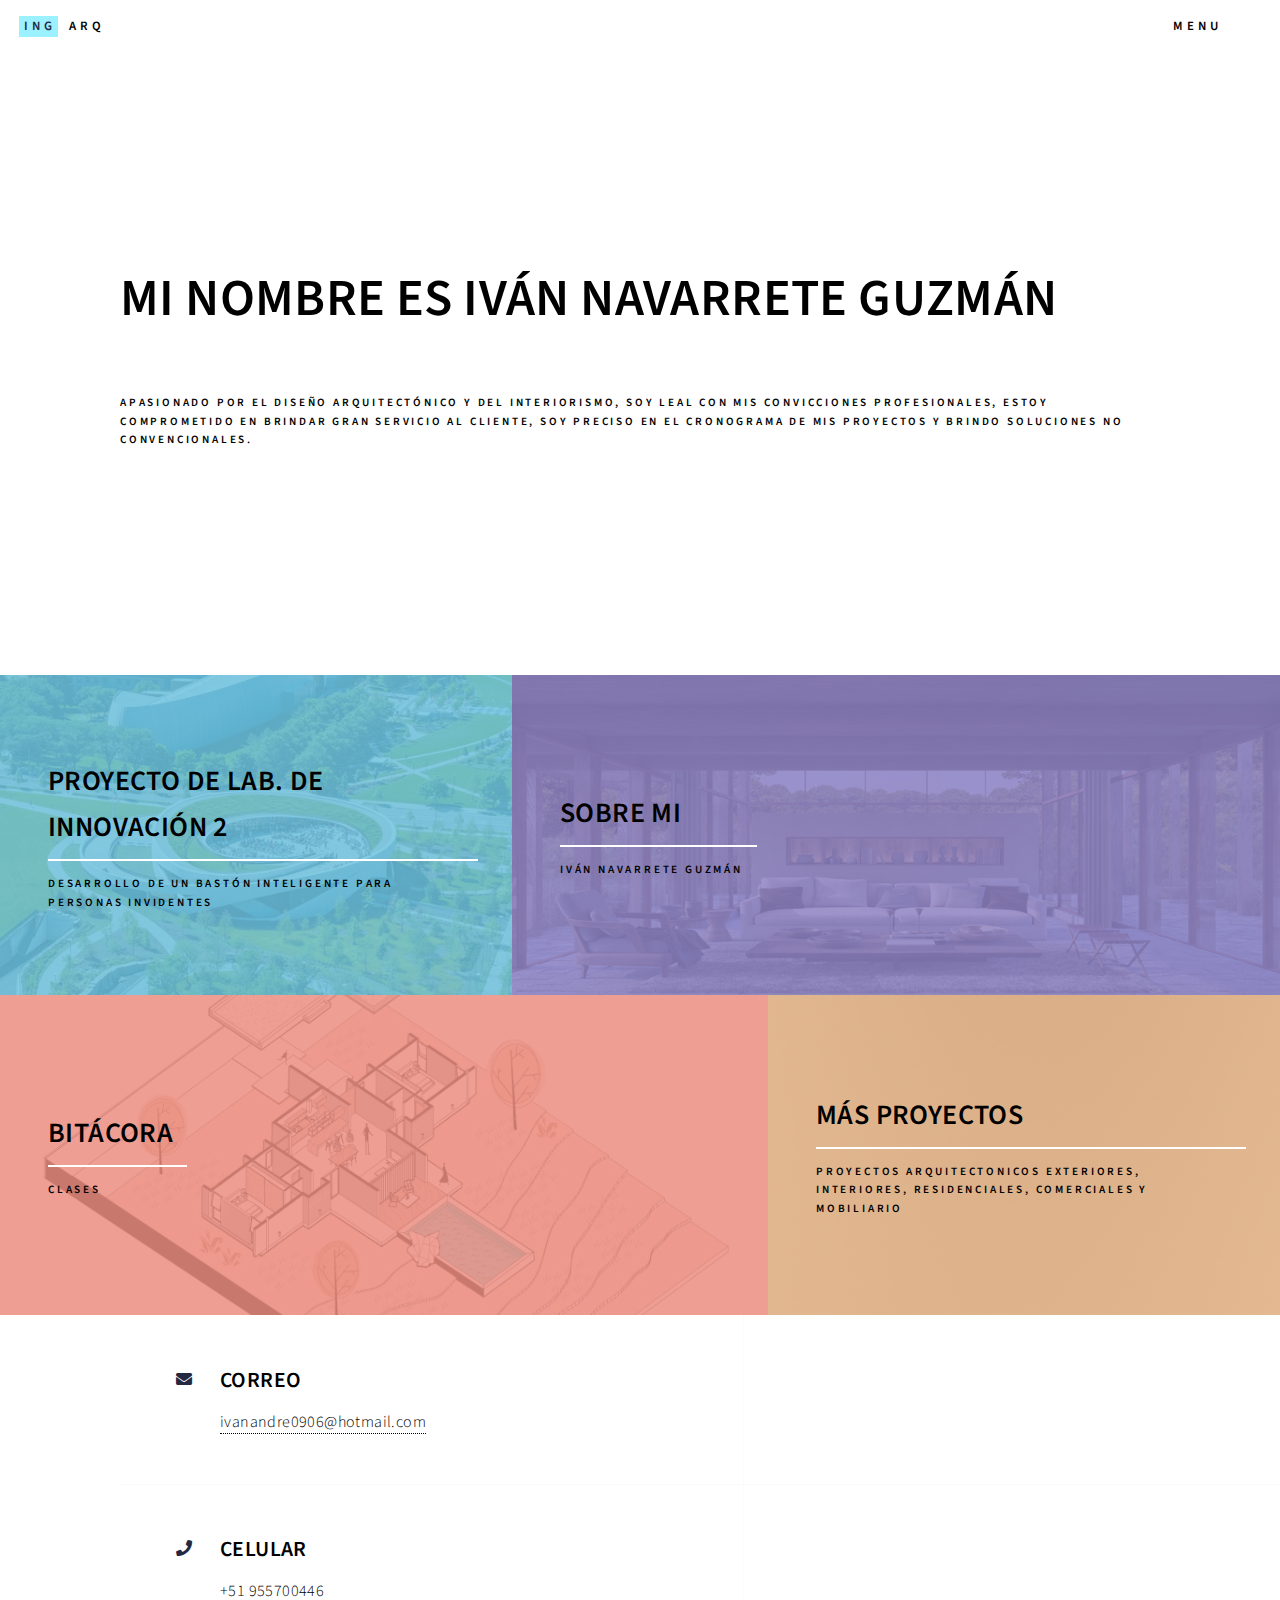
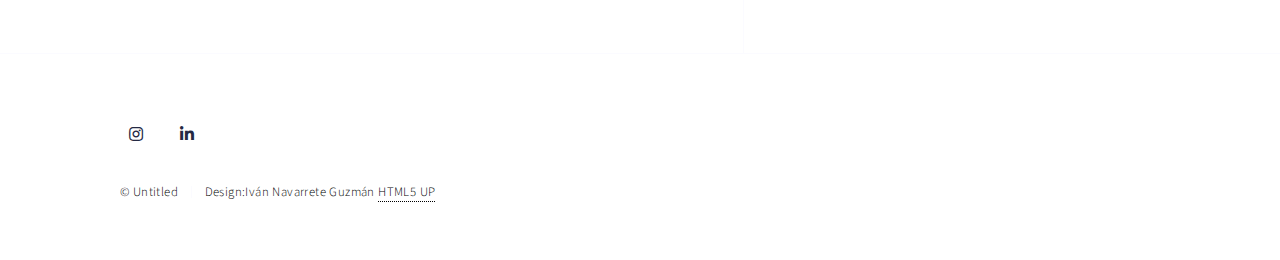
<file: template5/index.html>
<!DOCTYPE HTML>
<!--
	Forty by HTML5 UP
	html5up.net | @ajlkn
	Free for personal and commercial use under the CCA 3.0 license (html5up.net/license)
-->
<html>
	<head>
		<title>INICIO - IVÁN NAVARRETE</title>
		<meta charset="utf-8" />
		<meta name="viewport" content="width=device-width, initial-scale=1, user-scalable=no" />
		<link rel="stylesheet" href="assets/css/main.css" />
		<noscript><link rel="stylesheet" href="assets/css/noscript.css" /></noscript>
	</head>
	<body class="is-preload">

		<!-- Wrapper -->
			<div id="wrapper">

				<!-- Header -->
					<header id="header" class="alt">
						<a href="index.html" class="logo"><strong>ING</strong> <span>ARQ</span></a>
						<nav>
							<a href="#menu">Menu</a>
						</nav>
					</header>

				<!-- Menu -->
					<nav id="menu">
						<ul class="links">
							<li><a href="index.html">INICIO</a></li>
							<li><a href="landing.html">PROYECTO</a></li>
							<li><a href="generic.html">SOBRE MI</a></li>
							<li><a href="bitacoralanding.html">BITÁCORA</a></li>
							<li><a href="elements.html">Elements</a></li>
						</ul>
						
					</nav>

				<!-- Banner -->
					<section id="banner" class="major">
						<div class="inner">
							<header class="major">
								<h1>MI NOMBRE ES IVÁN NAVARRETE GUZMÁN</h1>
							</header>
							<div class="content">
								<p>apasionado por el diseño arquitectónico y del interiorismo, soy leal con mis convicciones profesionales, estoy comprometido en brindar gran servicio al cliente, soy preciso en el cronograma de mis proyectos y brindo soluciones no convencionales.</p>
								
							</div>
						</div>
					</section>

				<!-- Main -->
					<div id="main">

						<!-- One -->
							<section id="one" class="tiles">
								<article>
									<span class="image">
										<img src="images/arquitecturaexteriores.jpg" alt="" />
									</span>
									<header class="major">
										<h3><a href="landing.html" class="link">PROYECTO DE LAB. DE INNOVACIÓN 2</a></h3>
										<p>DESARROLLO DE UN BASTÓN INTELIGENTE PARA PERSONAS INVIDENTES</p>
									</header>
								</article>
								<article>
									<span class="image">
										<img src="images/arquitecturainteriores.jpg" alt="" />
									</span>
									<header class="major">
										<h3><a href="generic.html" class="link">SOBRE MI</a></h3>
										<p>Iván Navarrete Guzmán</p>
									</header>
								</article>
								<article>
									<span class="image">
										<img src="images/arquitecturaplanos.jpg" alt="" />
									</span>
									<header class="major">
										<h3><a href="bitacoralanding.html" class="link">BITÁCORA</a></h3>
										<p>CLASES</p>
									</header>
								</article>
								<article>
									<span class="image">
										<img src="images/pic04.jpg" alt="" />
									</span>
									<header class="major">
										<h3><a href="landing.html" class="link">MÁS PROYECTOS</a></h3>
										<p>PROYECTOS ARQUITECTONICOS EXTERIORES, INTERIORES, RESIDENCIALES, COMERCIALES Y MOBILIARIO</p>
									</header>
								</article>
								
								
							</section>

						<!-- Two -->
							
					</div>

				<!-- Contact -->
					<section id="contact">
						<div class="inner">
							
							<section class="split">
								<section>
									<div class="contact-method">
										<span class="icon solid alt fa-envelope"></span>
										<h3>CORREO</h3>
										<a href="https://outlook.live.com/mail/0/">ivanandre0906@hotmail.com</a>
									</div>
								</section>
								<section>
									<div class="contact-method">
										<span class="icon solid alt fa-phone"></span>
										<h3>CELULAR</h3>
										<span>+51 955700446</span>
									</div>
								</section>
								
							</section>
						</div>
					</section>

				<!-- Footer -->
					<footer id="footer">
						<div class="inner">
							<ul class="icons">
								
								
								<li><a href="https://www.instagram.com/ivanandre.09/" class="icon brands alt fa-instagram"><span class="label">Instagram</span></a></li>
				
								<li><a href="https://www.linkedin.com/in/ivannavarreteguzman/" class="icon brands alt fa-linkedin-in"><span class="label">LinkedIn</span></a></li>
							</ul>
							<ul class="copyright">
								<li>&copy; Untitled</li><li>Design:Iván Navarrete Guzmán <a href="https://html5up.net">HTML5 UP</a></li>
							</ul>
						</div>
					</footer>

			</div>

		<!-- Scripts -->
			<script src="assets/js/jquery.min.js"></script>
			<script src="assets/js/jquery.scrolly.min.js"></script>
			<script src="assets/js/jquery.scrollex.min.js"></script>
			<script src="assets/js/browser.min.js"></script>
			<script src="assets/js/breakpoints.min.js"></script>
			<script src="assets/js/util.js"></script>
			<script src="assets/js/main.js"></script>

	</body>
</html>
</file>
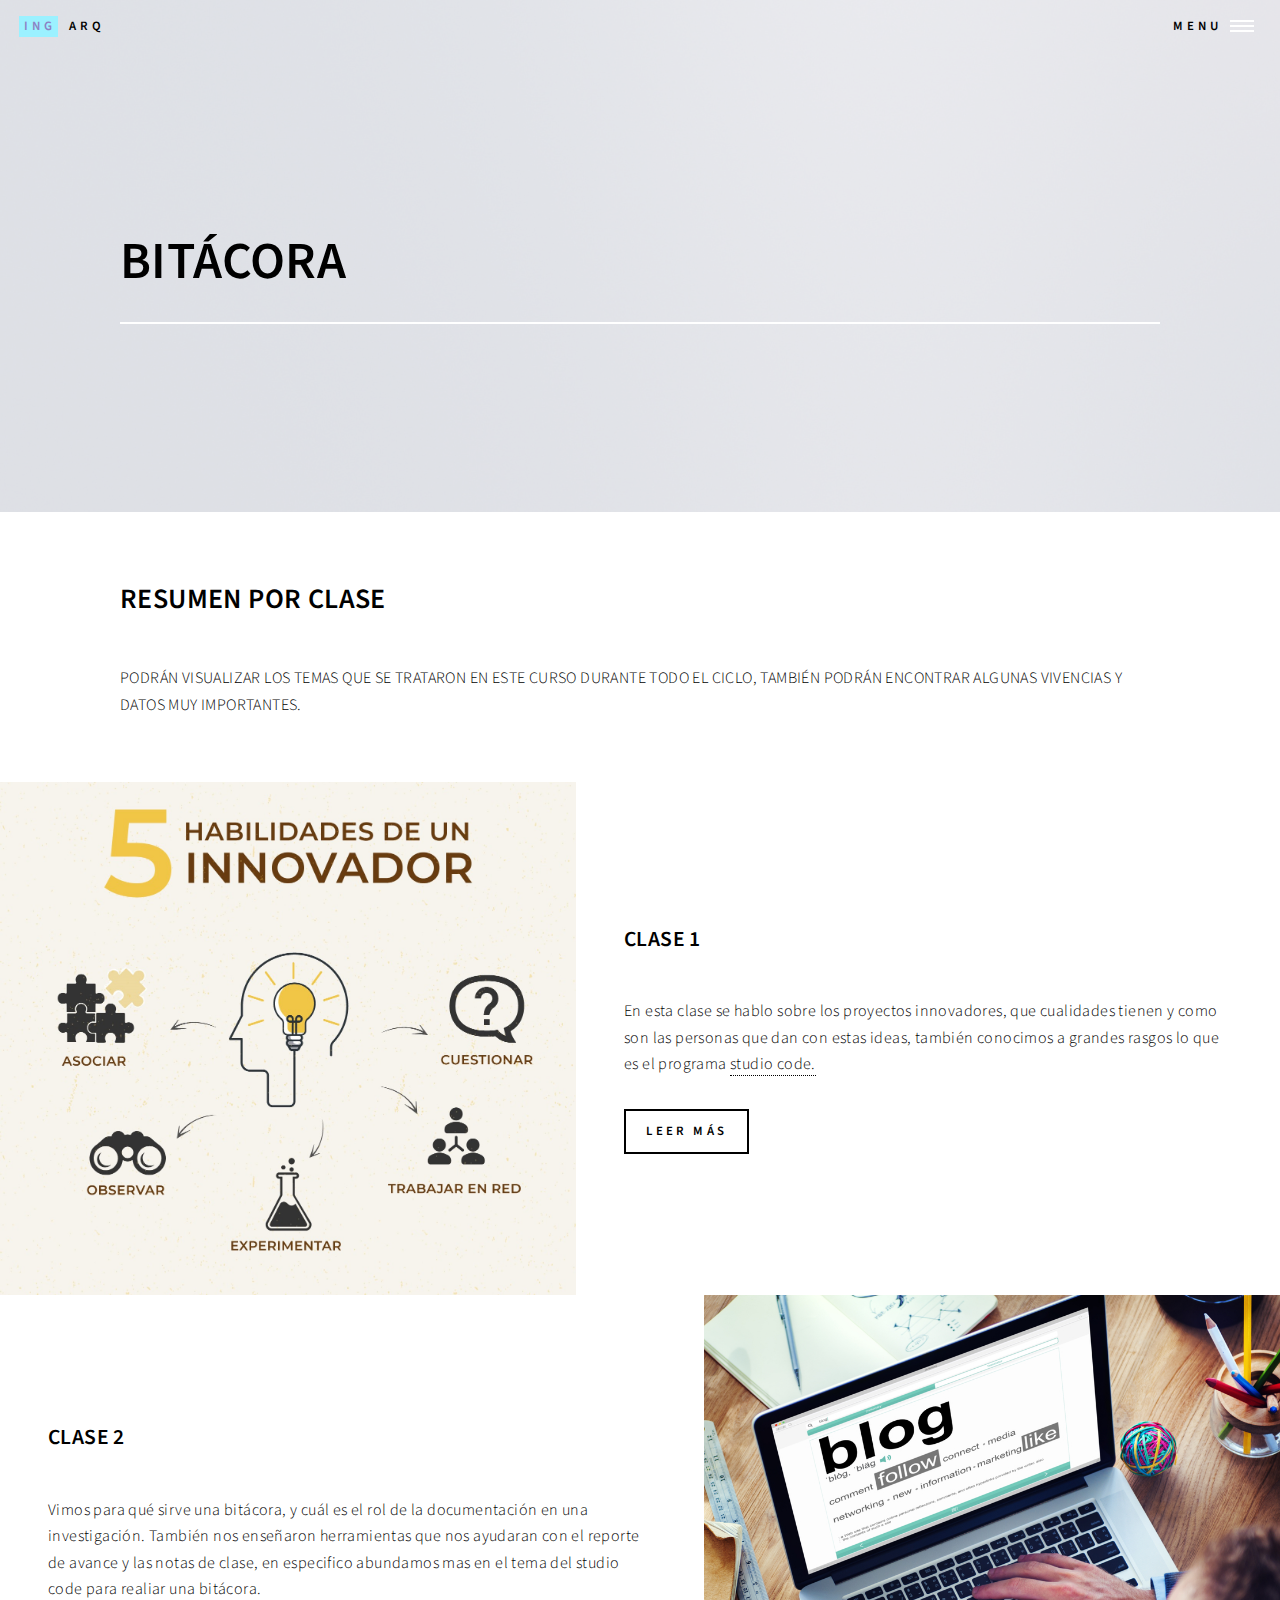
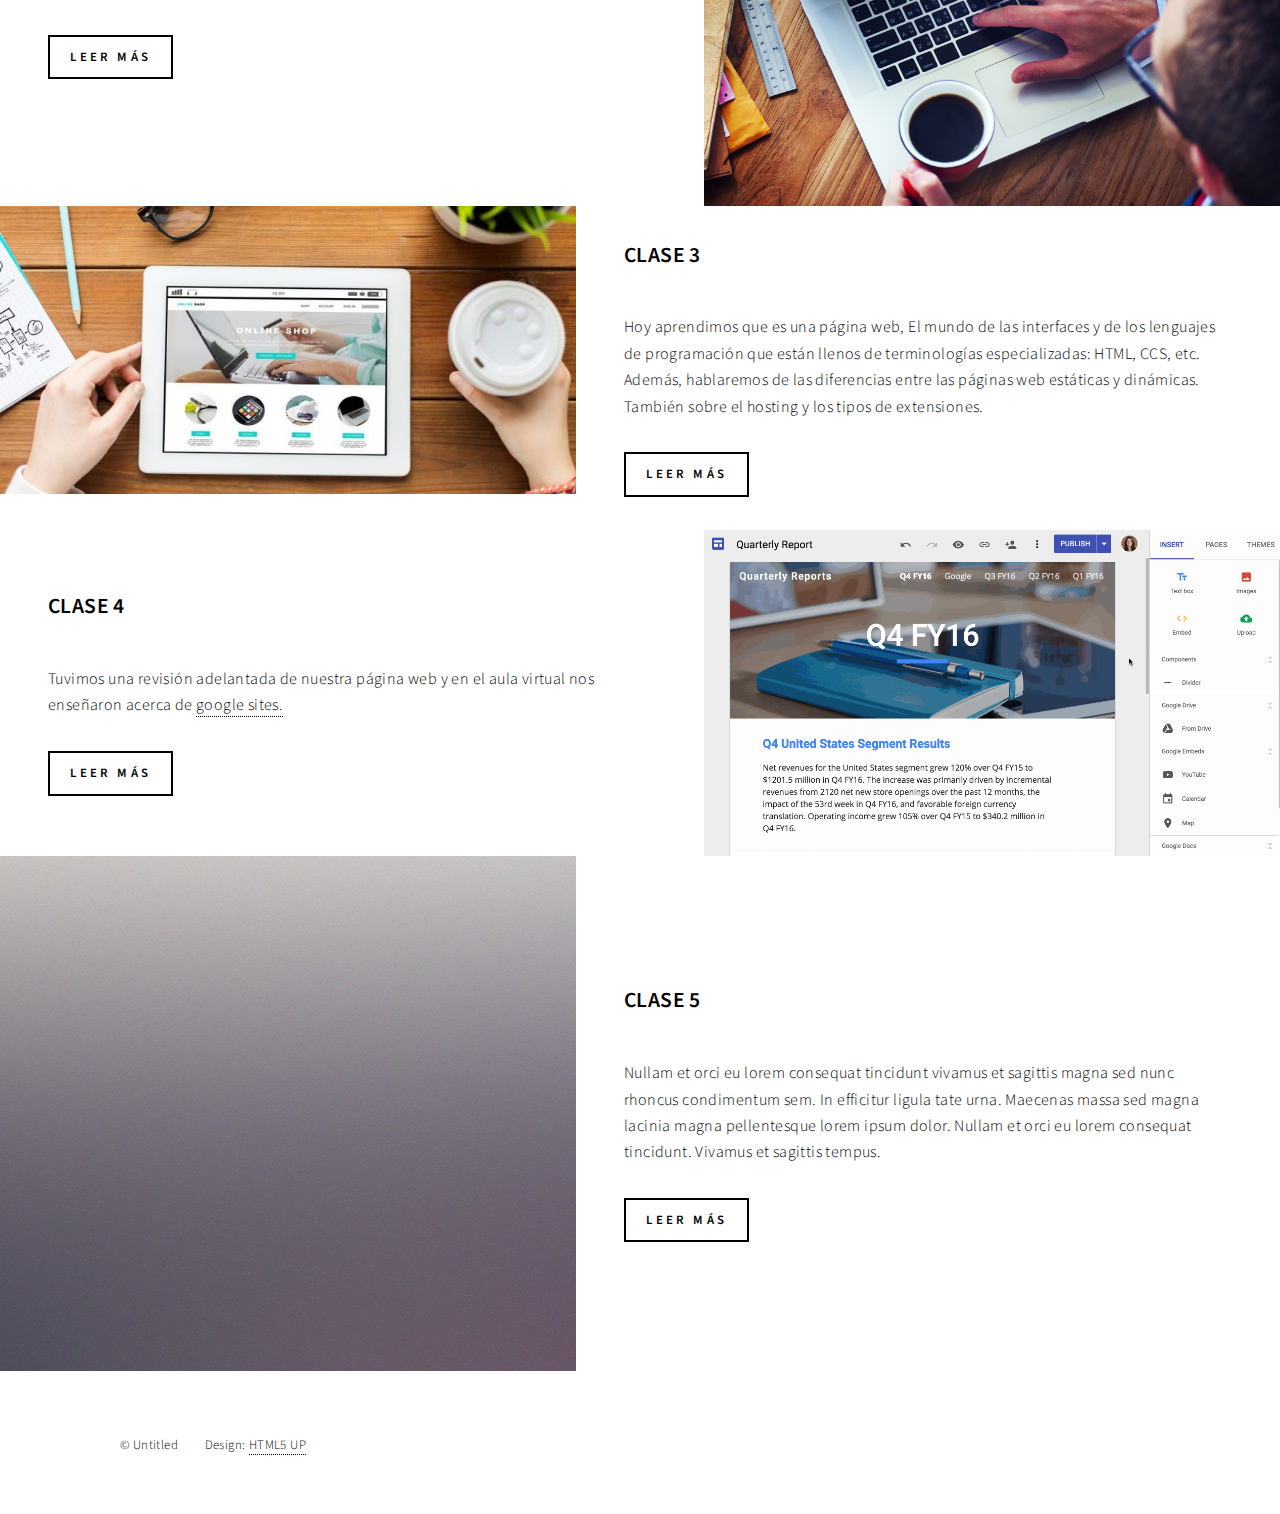
<file: template5/bitacoralanding.html>
<!DOCTYPE HTML>
<!--
	Forty by HTML5 UP
	html5up.net | @ajlkn
	Free for personal and commercial use under the CCA 3.0 license (html5up.net/license)
-->
<html>
	<head>
		<title>BITÁCORA - IVÁN NAVARRETE</title>
		<meta charset="utf-8" />
		<meta name="viewport" content="width=device-width, initial-scale=1, user-scalable=no" />
		<link rel="stylesheet" href="assets/css/main.css" />
		<noscript><link rel="stylesheet" href="assets/css/noscript.css" /></noscript>
	</head>
	<body class="is-preload">

		<!-- Wrapper -->
			<div id="wrapper">

				<!-- Header -->
				<!-- Note: The "styleN" class below should match that of the banner element. -->
					<header id="header" class="alt style2">
						<a href="index.html" class="logo"><strong>ING</strong> <span>ARQ</span></a>
						<nav>
							<a href="#menu">Menu</a>
						</nav>
					</header>

				<!-- Menu -->
				<nav id="menu">
					<ul class="links">
						<li><a href="index.html">INICIO</a></li>
						<li><a href="landing.html">PROYECTO</a></li>
						<li><a href="generic.html">SOBRE MI</a></li>
						<li><a href="bitacoralanding.html">BITÁCORA</a></li>
						<li><a href="elements.html">Elements</a></li>
					</ul>
					
				</nav>
				<!-- Banner -->
				<!-- Note: The "styleN" class below should match that of the header element. -->
					<section id="banner" class="style2">
						<div class="inner">
							<span class="image">
								<img src="images/pic07.jpg" alt="" />
							</span>
							<header class="major">
								<h1>BITÁCORA</h1>
							</header>
							
						</div>
					</section>

				<!-- Main -->
					<div id="main">

						<!-- One -->
							<section id="one">
								<div class="inner">
									<header class="major">
										<h2>RESUMEN POR CLASE</h2>
									</header>
									<p>PODRÁN VISUALIZAR LOS TEMAS QUE SE TRATARON EN ESTE CURSO DURANTE TODO EL CICLO, TAMBIÉN PODRÁN ENCONTRAR ALGUNAS VIVENCIAS Y DATOS MUY IMPORTANTES.</p>
								</div>
							</section>

						<!-- Two -->
							<section id="two" class="spotlights">
								<section>
									<a href="generic.html" class="image">
										<img src="images/clase111.jpg" alt="" data-position="center center" />
									</a>
									<div class="content">
										<div class="inner">
											<header class="major">
												<h3>CLASE 1</h3>
											</header>
											<p>En esta clase se hablo sobre los proyectos innovadores, que cualidades tienen y como son las personas que dan con estas ideas, también conocimos a grandes rasgos lo que es el programa <a href="https://code.visualstudio.com/Download/">studio code.</a></p>
											<ul class="actions">
												<li><a href="clase1.html" class="button">Leer más</a></li>
											</ul>
										</div>
									</div>
								</section>
								<section>
									<a href="generic.html" class="image">
										<img src="images/clase222.jpg" alt="" data-position="top center" />
									</a>
									<div class="content">
										<div class="inner">
											<header class="major">
												<h3>CLASE 2</h3>
											</header>
											<p>Vimos para qué sirve una bitácora, y cuál es el rol de la documentación en una investigación. También nos enseñaron herramientas que nos ayudaran con el reporte de avance y las notas de clase, en especifico abundamos mas en el tema del studio code para realiar una bitácora.</p>
											<ul class="actions">
												<li><a href="clase2.html" class="button">Leer más</a></li>
											</ul>
										</div>
									</div>
								</section>
								<section>
									<a href="generic.html" class="image">
										<img src="images/clase333.jpg" alt="" data-position="25% 25%" />
									</a>
									<div class="content">
										<div class="inner">
											<header class="major">
												<h3>CLASE 3</h3>
											</header>
											<p>Hoy aprendimos que es una página web, El mundo de las interfaces y de los lenguajes de programación que están llenos de terminologías especializadas: HTML, CCS, etc. Además, hablaremos de las diferencias entre las páginas web estáticas y dinámicas. También sobre el hosting y los tipos de extensiones.</p>
											<ul class="actions">
												<li><a href="clase3.html" class="button">Leer más</a></li>
											</ul>
										</div>
									</div>
								</section>	
								<section>
									<a href="generic.html" class="image">
										<img src="images/googlesites.gif" alt="" data-position="top center" />
									</a>
									<div class="content">
										<div class="inner">
											<header class="major">
												<h3>CLASE 4</h3>
											</header>
											<p>Tuvimos una revisión adelantada de nuestra página web y en el aula virtual nos enseñaron acerca de <a href="https://code.visualstudio.com/Download/">google sites.</a></p>
											<ul class="actions">
												<li><a href="clase4.html" class="button">Leer más</a></li>
											</ul>
										</div>
									</div>
								</section>
								<section>
									<a href="generic.html" class="image">
										<img src="images/pic10.jpg" alt="" data-position="25% 25%" />
									</a>
									<div class="content">
										<div class="inner">
											<header class="major">
												<h3>CLASE 5</h3>
											</header>
											<p>Nullam et orci eu lorem consequat tincidunt vivamus et sagittis magna sed nunc rhoncus condimentum sem. In efficitur ligula tate urna. Maecenas massa sed magna lacinia magna pellentesque lorem ipsum dolor. Nullam et orci eu lorem consequat tincidunt. Vivamus et sagittis tempus.</p>
											<ul class="actions">
												<li><a href="generic.html" class="button">Leer más</a></li>
											</ul>
										</div>
									</div>
								</section>	
							</section>

						<!-- Three -->
							

					</div>

				<!-- Contact -->
					

				<!-- Footer -->
					<footer id="footer">
						<div class="inner">
							
							<ul class="copyright">
								<li>&copy; Untitled</li><li>Design: <a href="https://html5up.net">HTML5 UP</a></li>
							</ul>
						</div>
					</footer>

			</div>

		<!-- Scripts -->
			<script src="assets/js/jquery.min.js"></script>
			<script src="assets/js/jquery.scrolly.min.js"></script>
			<script src="assets/js/jquery.scrollex.min.js"></script>
			<script src="assets/js/browser.min.js"></script>
			<script src="assets/js/breakpoints.min.js"></script>
			<script src="assets/js/util.js"></script>
			<script src="assets/js/main.js"></script>

	</body>
</html>
</file>
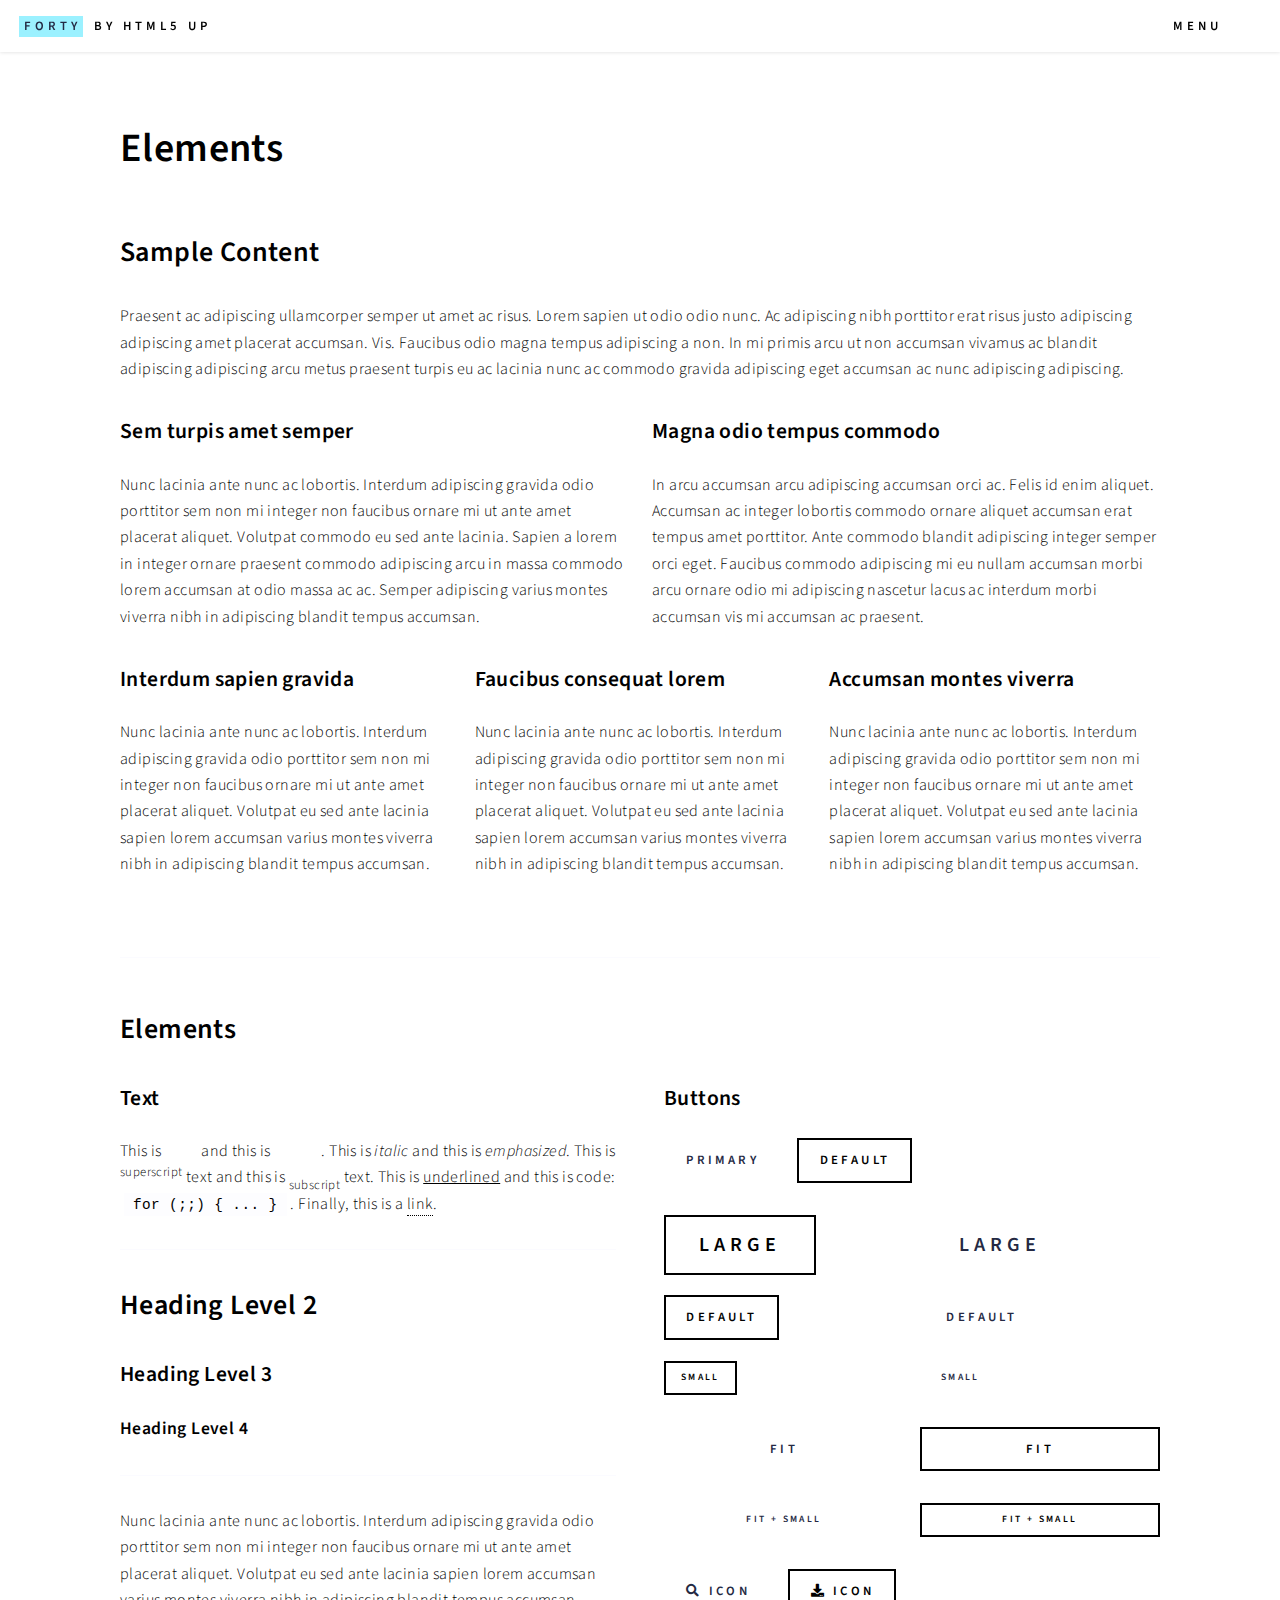
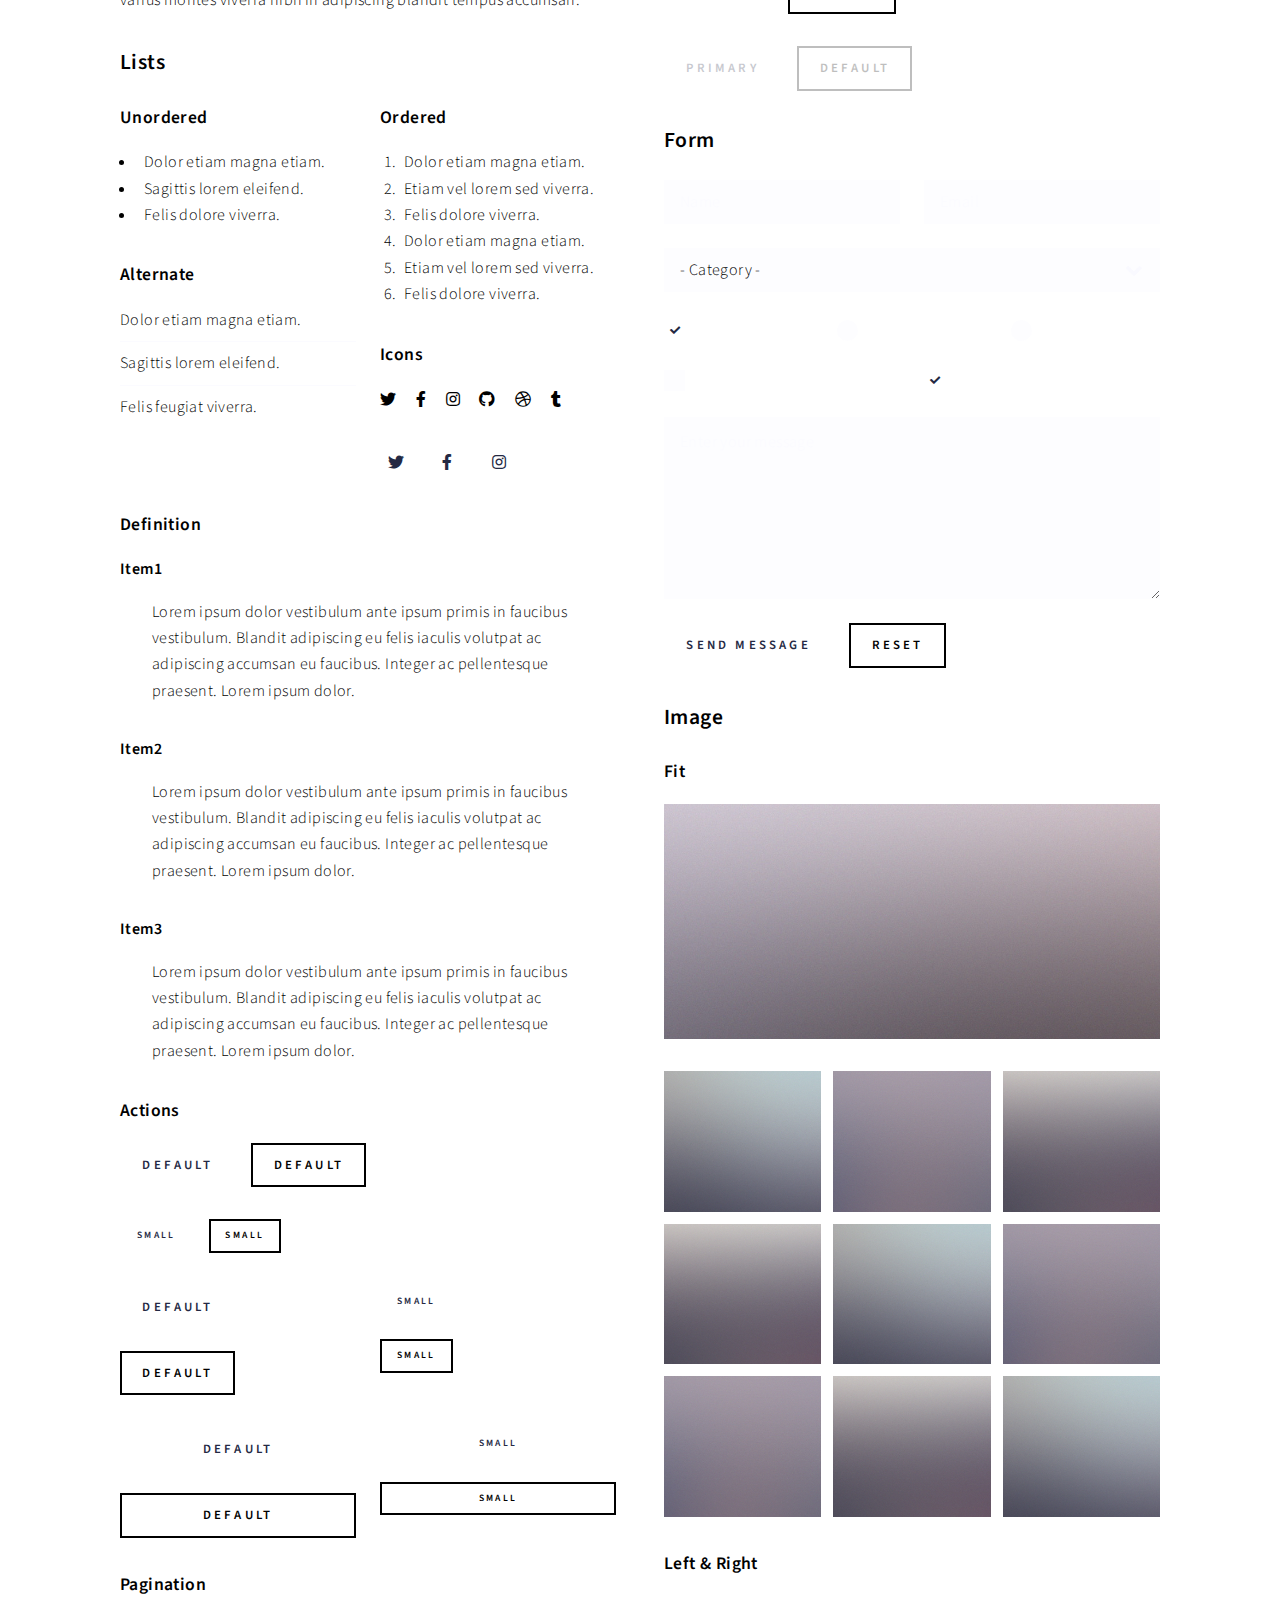
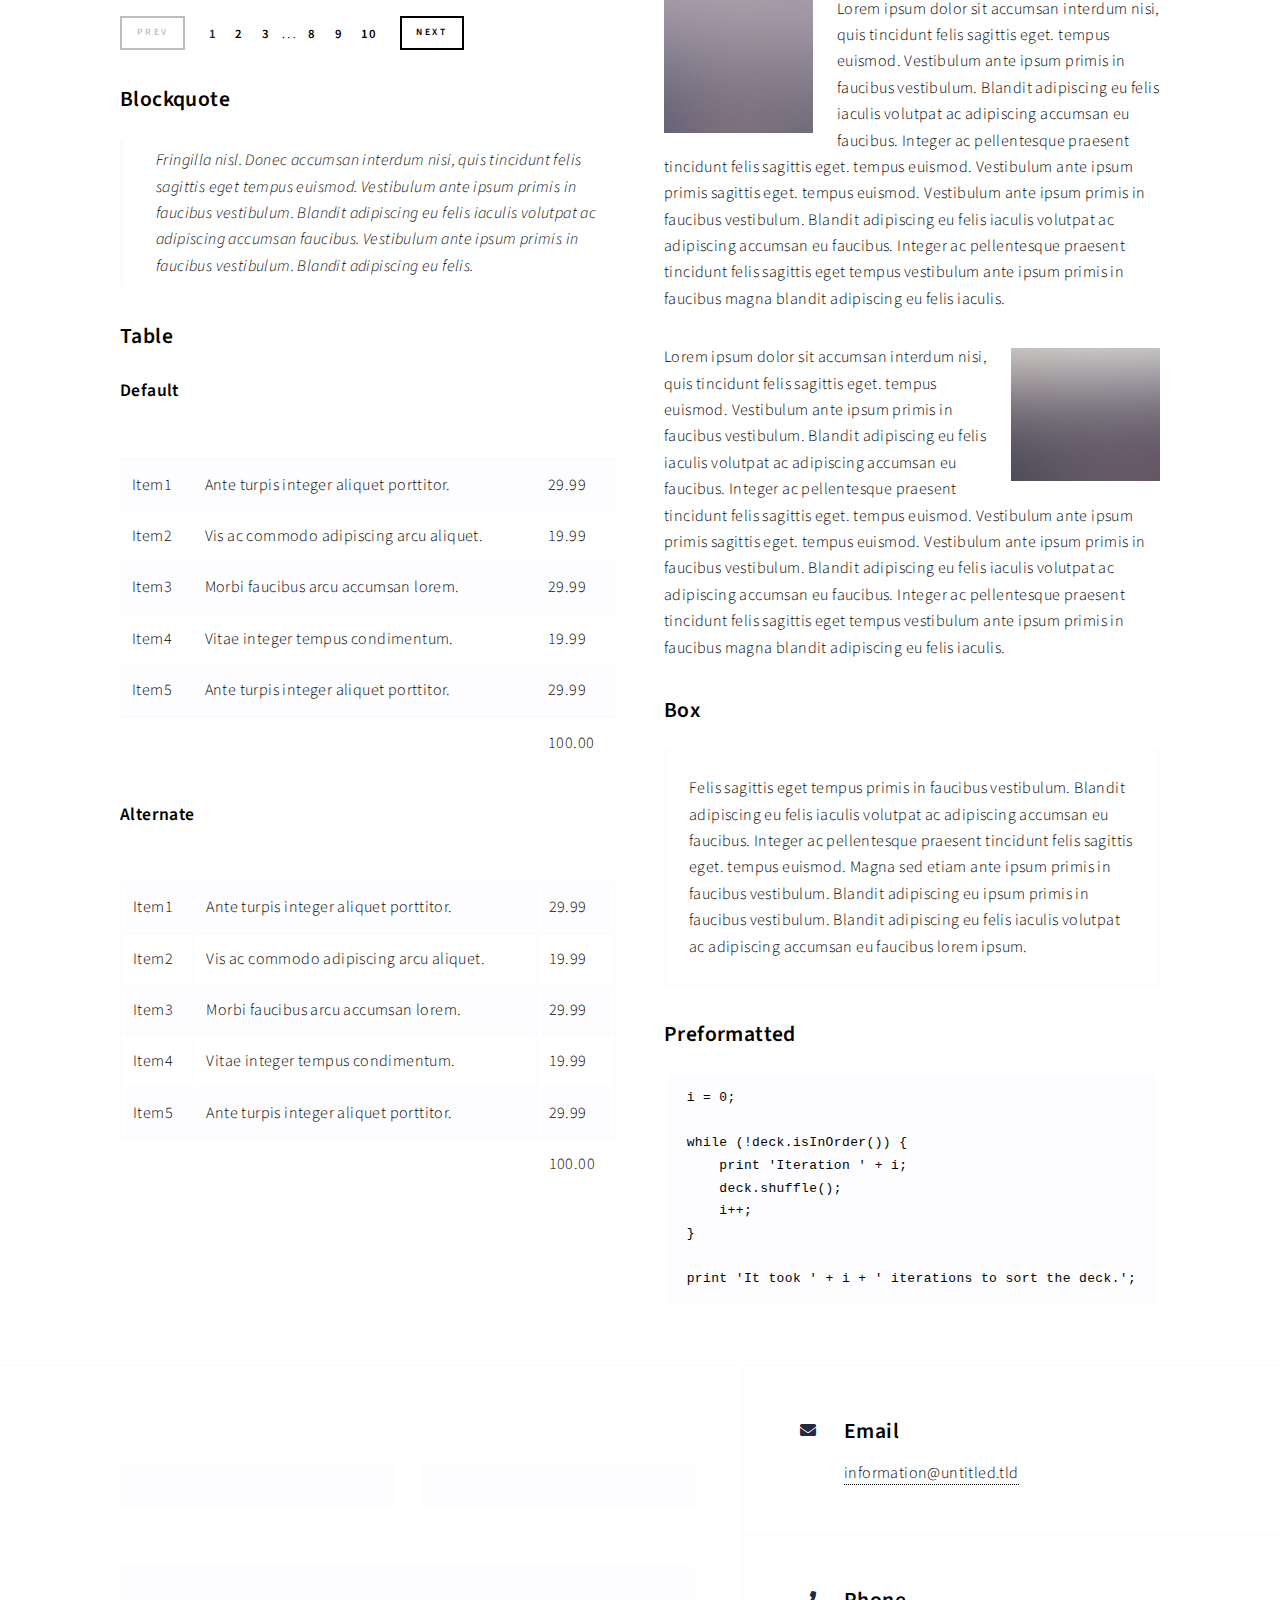
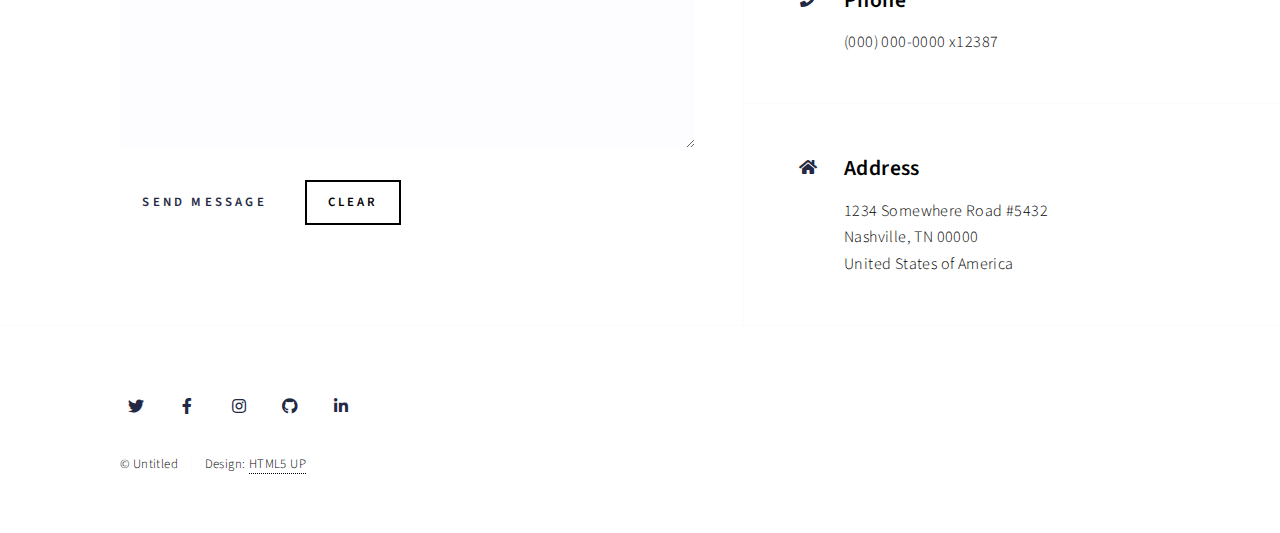
<file: template5/elements.html>
<!DOCTYPE HTML>
<!--
	Forty by HTML5 UP
	html5up.net | @ajlkn
	Free for personal and commercial use under the CCA 3.0 license (html5up.net/license)
-->
<html>
	<head>
		<title>Elements - Forty by HTML5 UP</title>
		<meta charset="utf-8" />
		<meta name="viewport" content="width=device-width, initial-scale=1, user-scalable=no" />
		<link rel="stylesheet" href="assets/css/main.css" />
		<noscript><link rel="stylesheet" href="assets/css/noscript.css" /></noscript>
	</head>
	<body class="is-preload">

		<!-- Wrapper -->
			<div id="wrapper">

				<!-- Header -->
					<header id="header">
						<a href="index.html" class="logo"><strong>Forty</strong> <span>by HTML5 UP</span></a>
						<nav>
							<a href="#menu">Menu</a>
						</nav>
					</header>

				<!-- Menu -->
					<nav id="menu">
						<ul class="links">
							<li><a href="index.html">INICIO</a></li>
							<li><a href="landing.html">PROYECTO</a></li>
							<li><a href="generic.html">SOBRE MI</a></li>
							<li><a href="bitacoralanding.html">BITÁCORA</a></li>
							<li><a href="elements.html">Elements</a></li>
						</ul>
						
					</nav>

				<!-- Main -->
					<div id="main" class="alt">

						<!-- One -->
							<section id="one">
								<div class="inner">
									<header class="major">
										<h1>Elements</h1>
									</header>

									<!-- Content -->
										<h2 id="content">Sample Content</h2>
										<p>Praesent ac adipiscing ullamcorper semper ut amet ac risus. Lorem sapien ut odio odio nunc. Ac adipiscing nibh porttitor erat risus justo adipiscing adipiscing amet placerat accumsan. Vis. Faucibus odio magna tempus adipiscing a non. In mi primis arcu ut non accumsan vivamus ac blandit adipiscing adipiscing arcu metus praesent turpis eu ac lacinia nunc ac commodo gravida adipiscing eget accumsan ac nunc adipiscing adipiscing.</p>
										<div class="row">
											<div class="col-6 col-12-small">
												<h3>Sem turpis amet semper</h3>
												<p>Nunc lacinia ante nunc ac lobortis. Interdum adipiscing gravida odio porttitor sem non mi integer non faucibus ornare mi ut ante amet placerat aliquet. Volutpat commodo eu sed ante lacinia. Sapien a lorem in integer ornare praesent commodo adipiscing arcu in massa commodo lorem accumsan at odio massa ac ac. Semper adipiscing varius montes viverra nibh in adipiscing blandit tempus accumsan.</p>
											</div>
											<div class="col-6 col-12-small">
												<h3>Magna odio tempus commodo</h3>
												<p>In arcu accumsan arcu adipiscing accumsan orci ac. Felis id enim aliquet. Accumsan ac integer lobortis commodo ornare aliquet accumsan erat tempus amet porttitor. Ante commodo blandit adipiscing integer semper orci eget. Faucibus commodo adipiscing mi eu nullam accumsan morbi arcu ornare odio mi adipiscing nascetur lacus ac interdum morbi accumsan vis mi accumsan ac praesent.</p>
											</div>
											<!-- Break -->
											<div class="col-4 col-12-medium">
												<h3>Interdum sapien gravida</h3>
												<p>Nunc lacinia ante nunc ac lobortis. Interdum adipiscing gravida odio porttitor sem non mi integer non faucibus ornare mi ut ante amet placerat aliquet. Volutpat eu sed ante lacinia sapien lorem accumsan varius montes viverra nibh in adipiscing blandit tempus accumsan.</p>
											</div>
											<div class="col-4 col-12-medium">
												<h3>Faucibus consequat lorem</h3>
												<p>Nunc lacinia ante nunc ac lobortis. Interdum adipiscing gravida odio porttitor sem non mi integer non faucibus ornare mi ut ante amet placerat aliquet. Volutpat eu sed ante lacinia sapien lorem accumsan varius montes viverra nibh in adipiscing blandit tempus accumsan.</p>
											</div>
											<div class="col-4 col-12-medium">
												<h3>Accumsan montes viverra</h3>
												<p>Nunc lacinia ante nunc ac lobortis. Interdum adipiscing gravida odio porttitor sem non mi integer non faucibus ornare mi ut ante amet placerat aliquet. Volutpat eu sed ante lacinia sapien lorem accumsan varius montes viverra nibh in adipiscing blandit tempus accumsan.</p>
											</div>
										</div>

									<hr class="major" />

									<!-- Elements -->
										<h2 id="elements">Elements</h2>
										<div class="row gtr-200">
											<div class="col-6 col-12-medium">

												<!-- Text stuff -->
													<h3>Text</h3>
													<p>This is <b>bold</b> and this is <strong>strong</strong>. This is <i>italic</i> and this is <em>emphasized</em>.
													This is <sup>superscript</sup> text and this is <sub>subscript</sub> text.
													This is <u>underlined</u> and this is code: <code>for (;;) { ... }</code>.
													Finally, this is a <a href="#">link</a>.</p>
													<hr />
													<h2>Heading Level 2</h2>
													<h3>Heading Level 3</h3>
													<h4>Heading Level 4</h4>
													<hr />
													<p>Nunc lacinia ante nunc ac lobortis. Interdum adipiscing gravida odio porttitor sem non mi integer non faucibus ornare mi ut ante amet placerat aliquet. Volutpat eu sed ante lacinia sapien lorem accumsan varius montes viverra nibh in adipiscing blandit tempus accumsan.</p>

												<!-- Lists -->
													<h3>Lists</h3>
													<div class="row">
														<div class="col-6 col-12-small">

															<h4>Unordered</h4>
															<ul>
																<li>Dolor etiam magna etiam.</li>
																<li>Sagittis lorem eleifend.</li>
																<li>Felis dolore viverra.</li>
															</ul>

															<h4>Alternate</h4>
															<ul class="alt">
																<li>Dolor etiam magna etiam.</li>
																<li>Sagittis lorem eleifend.</li>
																<li>Felis feugiat viverra.</li>
															</ul>

														</div>
														<div class="col-6 col-12-small">

															<h4>Ordered</h4>
															<ol>
																<li>Dolor etiam magna etiam.</li>
																<li>Etiam vel lorem sed viverra.</li>
																<li>Felis dolore viverra.</li>
																<li>Dolor etiam magna etiam.</li>
																<li>Etiam vel lorem sed viverra.</li>
																<li>Felis dolore viverra.</li>
															</ol>

															<h4>Icons</h4>
															<ul class="icons">
																<li><a href="#" class="icon brands fa-twitter"><span class="label">Twitter</span></a></li>
																<li><a href="#" class="icon brands fa-facebook-f"><span class="label">Facebook</span></a></li>
																<li><a href="#" class="icon brands fa-instagram"><span class="label">Instagram</span></a></li>
																<li><a href="#" class="icon brands fa-github"><span class="label">Github</span></a></li>
																<li><a href="#" class="icon brands fa-dribbble"><span class="label">Dribbble</span></a></li>
																<li><a href="#" class="icon brands fa-tumblr"><span class="label">Tumblr</span></a></li>
															</ul>
															<ul class="icons">
																<li><a href="#" class="icon brands alt fa-twitter"><span class="label">Twitter</span></a></li>
																<li><a href="#" class="icon brands alt fa-facebook-f"><span class="label">Facebook</span></a></li>
																<li><a href="#" class="icon brands alt fa-instagram"><span class="label">Instagram</span></a></li>
															</ul>

														</div>
													</div>
													<h4>Definition</h4>
													<dl>
														<dt>Item1</dt>
														<dd>
															<p>Lorem ipsum dolor vestibulum ante ipsum primis in faucibus vestibulum. Blandit adipiscing eu felis iaculis volutpat ac adipiscing accumsan eu faucibus. Integer ac pellentesque praesent. Lorem ipsum dolor.</p>
														</dd>
														<dt>Item2</dt>
														<dd>
															<p>Lorem ipsum dolor vestibulum ante ipsum primis in faucibus vestibulum. Blandit adipiscing eu felis iaculis volutpat ac adipiscing accumsan eu faucibus. Integer ac pellentesque praesent. Lorem ipsum dolor.</p>
														</dd>
														<dt>Item3</dt>
														<dd>
															<p>Lorem ipsum dolor vestibulum ante ipsum primis in faucibus vestibulum. Blandit adipiscing eu felis iaculis volutpat ac adipiscing accumsan eu faucibus. Integer ac pellentesque praesent. Lorem ipsum dolor.</p>
														</dd>
													</dl>

													<h4>Actions</h4>
													<ul class="actions">
														<li><a href="#" class="button primary">Default</a></li>
														<li><a href="#" class="button">Default</a></li>
													</ul>
													<ul class="actions small">
														<li><a href="#" class="button primary small">Small</a></li>
														<li><a href="#" class="button small">Small</a></li>
													</ul>
													<div class="row">
														<div class="col-6 col-12-small">
															<ul class="actions stacked">
																<li><a href="#" class="button primary">Default</a></li>
																<li><a href="#" class="button">Default</a></li>
															</ul>
														</div>
														<div class="col-6 col-12-small">
															<ul class="actions stacked">
																<li><a href="#" class="button primary small">Small</a></li>
																<li><a href="#" class="button small">Small</a></li>
															</ul>
														</div>
														<div class="col-6 col-12-small">
															<ul class="actions stacked">
																<li><a href="#" class="button primary fit">Default</a></li>
																<li><a href="#" class="button fit">Default</a></li>
															</ul>
														</div>
														<div class="col-6 col-12-small">
															<ul class="actions stacked">
																<li><a href="#" class="button primary small fit">Small</a></li>
																<li><a href="#" class="button small fit">Small</a></li>
															</ul>
														</div>
													</div>

													<h4>Pagination</h4>
													<ul class="pagination">
														<li><span class="button small disabled">Prev</span></li>
														<li><a href="#" class="page active">1</a></li>
														<li><a href="#" class="page">2</a></li>
														<li><a href="#" class="page">3</a></li>
														<li><span>&hellip;</span></li>
														<li><a href="#" class="page">8</a></li>
														<li><a href="#" class="page">9</a></li>
														<li><a href="#" class="page">10</a></li>
														<li><a href="#" class="button small">Next</a></li>
													</ul>

												<!-- Blockquote -->
													<h3>Blockquote</h3>
													<blockquote>Fringilla nisl. Donec accumsan interdum nisi, quis tincidunt felis sagittis eget tempus euismod. Vestibulum ante ipsum primis in faucibus vestibulum. Blandit adipiscing eu felis iaculis volutpat ac adipiscing accumsan faucibus. Vestibulum ante ipsum primis in faucibus vestibulum. Blandit adipiscing eu felis.</blockquote>

												<!-- Table -->
													<h3>Table</h3>

													<h4>Default</h4>
													<div class="table-wrapper">
														<table>
															<thead>
																<tr>
																	<th>Name</th>
																	<th>Description</th>
																	<th>Price</th>
																</tr>
															</thead>
															<tbody>
																<tr>
																	<td>Item1</td>
																	<td>Ante turpis integer aliquet porttitor.</td>
																	<td>29.99</td>
																</tr>
																<tr>
																	<td>Item2</td>
																	<td>Vis ac commodo adipiscing arcu aliquet.</td>
																	<td>19.99</td>
																</tr>
																<tr>
																	<td>Item3</td>
																	<td> Morbi faucibus arcu accumsan lorem.</td>
																	<td>29.99</td>
																</tr>
																<tr>
																	<td>Item4</td>
																	<td>Vitae integer tempus condimentum.</td>
																	<td>19.99</td>
																</tr>
																<tr>
																	<td>Item5</td>
																	<td>Ante turpis integer aliquet porttitor.</td>
																	<td>29.99</td>
																</tr>
															</tbody>
															<tfoot>
																<tr>
																	<td colspan="2"></td>
																	<td>100.00</td>
																</tr>
															</tfoot>
														</table>
													</div>

													<h4>Alternate</h4>
													<div class="table-wrapper">
														<table class="alt">
															<thead>
																<tr>
																	<th>Name</th>
																	<th>Description</th>
																	<th>Price</th>
																</tr>
															</thead>
															<tbody>
																<tr>
																	<td>Item1</td>
																	<td>Ante turpis integer aliquet porttitor.</td>
																	<td>29.99</td>
																</tr>
																<tr>
																	<td>Item2</td>
																	<td>Vis ac commodo adipiscing arcu aliquet.</td>
																	<td>19.99</td>
																</tr>
																<tr>
																	<td>Item3</td>
																	<td> Morbi faucibus arcu accumsan lorem.</td>
																	<td>29.99</td>
																</tr>
																<tr>
																	<td>Item4</td>
																	<td>Vitae integer tempus condimentum.</td>
																	<td>19.99</td>
																</tr>
																<tr>
																	<td>Item5</td>
																	<td>Ante turpis integer aliquet porttitor.</td>
																	<td>29.99</td>
																</tr>
															</tbody>
															<tfoot>
																<tr>
																	<td colspan="2"></td>
																	<td>100.00</td>
																</tr>
															</tfoot>
														</table>
													</div>

											</div>
											<div class="col-6 col-12-medium">

												<!-- Buttons -->
													<h3>Buttons</h3>
													<ul class="actions">
														<li><a href="#" class="button primary">Primary</a></li>
														<li><a href="#" class="button">Default</a></li>
													</ul>
													<div class="row">
														<div class="col-6 col-12-xsmall">
															<ul class="actions stacked">
																<li><a href="#" class="button large">Large</a></li>
																<li><a href="#" class="button">Default</a></li>
																<li><a href="#" class="button small">Small</a></li>
															</ul>
														</div>
														<div class="col-6 col-12-xsmall">
															<ul class="actions stacked">
																<li><a href="#" class="button primary large">Large</a></li>
																<li><a href="#" class="button primary">Default</a></li>
																<li><a href="#" class="button primary small">Small</a></li>
															</ul>
														</div>
													</div>
													<ul class="actions fit">
														<li><a href="#" class="button primary fit">Fit</a></li>
														<li><a href="#" class="button fit">Fit</a></li>
													</ul>
													<ul class="actions fit small">
														<li><a href="#" class="button primary fit small">Fit + Small</a></li>
														<li><a href="#" class="button fit small">Fit + Small</a></li>
													</ul>
													<ul class="actions">
														<li><a href="#" class="button primary icon solid fa-search">Icon</a></li>
														<li><a href="#" class="button icon solid fa-download">Icon</a></li>
													</ul>
													<ul class="actions">
														<li><span class="button primary disabled">Primary</span></li>
														<li><span class="button disabled">Default</span></li>
													</ul>

												<!-- Form -->
													<h3>Form</h3>

													<form method="post" action="#">
														<div class="row gtr-uniform">
															<div class="col-6 col-12-xsmall">
																<input type="text" name="demo-name" id="demo-name" value="" placeholder="Name" />
															</div>
															<div class="col-6 col-12-xsmall">
																<input type="email" name="demo-email" id="demo-email" value="" placeholder="Email" />
															</div>
															<!-- Break -->
															<div class="col-12">
																<select name="demo-category" id="demo-category">
																	<option value="">- Category -</option>
																	<option value="1">Manufacturing</option>
																	<option value="1">Shipping</option>
																	<option value="1">Administration</option>
																	<option value="1">Human Resources</option>
																</select>
															</div>
															<!-- Break -->
															<div class="col-4 col-12-small">
																<input type="radio" id="demo-priority-low" name="demo-priority" checked>
																<label for="demo-priority-low">Low</label>
															</div>
															<div class="col-4 col-12-small">
																<input type="radio" id="demo-priority-normal" name="demo-priority">
																<label for="demo-priority-normal">Normal</label>
															</div>
															<div class="col-4 col-12-small">
																<input type="radio" id="demo-priority-high" name="demo-priority">
																<label for="demo-priority-high">High</label>
															</div>
															<!-- Break -->
															<div class="col-6 col-12-small">
																<input type="checkbox" id="demo-copy" name="demo-copy">
																<label for="demo-copy">Email me a copy</label>
															</div>
															<div class="col-6 col-12-small">
																<input type="checkbox" id="demo-human" name="demo-human" checked>
																<label for="demo-human">I am a human</label>
															</div>
															<!-- Break -->
															<div class="col-12">
																<textarea name="demo-message" id="demo-message" placeholder="Enter your message" rows="6"></textarea>
															</div>
															<!-- Break -->
															<div class="col-12">
																<ul class="actions">
																	<li><input type="submit" value="Send Message" class="primary" /></li>
																	<li><input type="reset" value="Reset" /></li>
																</ul>
															</div>
														</div>
													</form>

												<!-- Image -->
													<h3>Image</h3>

													<h4>Fit</h4>
													<span class="image fit"><img src="images/pic03.jpg" alt="" /></span>
													<div class="box alt">
														<div class="row gtr-50 gtr-uniform">
															<div class="col-4"><span class="image fit"><img src="images/pic08.jpg" alt="" /></span></div>
															<div class="col-4"><span class="image fit"><img src="images/pic09.jpg" alt="" /></span></div>
															<div class="col-4"><span class="image fit"><img src="images/pic10.jpg" alt="" /></span></div>
															<!-- Break -->
															<div class="col-4"><span class="image fit"><img src="images/pic10.jpg" alt="" /></span></div>
															<div class="col-4"><span class="image fit"><img src="images/pic08.jpg" alt="" /></span></div>
															<div class="col-4"><span class="image fit"><img src="images/pic09.jpg" alt="" /></span></div>
															<!-- Break -->
															<div class="col-4"><span class="image fit"><img src="images/pic09.jpg" alt="" /></span></div>
															<div class="col-4"><span class="image fit"><img src="images/pic10.jpg" alt="" /></span></div>
															<div class="col-4"><span class="image fit"><img src="images/pic08.jpg" alt="" /></span></div>
														</div>
													</div>

													<h4>Left &amp; Right</h4>
													<p><span class="image left"><img src="images/pic09.jpg" alt="" /></span>Lorem ipsum dolor sit accumsan interdum nisi, quis tincidunt felis sagittis eget. tempus euismod. Vestibulum ante ipsum primis in faucibus vestibulum. Blandit adipiscing eu felis iaculis volutpat ac adipiscing accumsan eu faucibus. Integer ac pellentesque praesent tincidunt felis sagittis eget. tempus euismod. Vestibulum ante ipsum primis sagittis eget. tempus euismod. Vestibulum ante ipsum primis in faucibus vestibulum. Blandit adipiscing eu felis iaculis volutpat ac adipiscing accumsan eu faucibus. Integer ac pellentesque praesent tincidunt felis sagittis eget tempus vestibulum ante ipsum primis in faucibus magna blandit adipiscing eu felis iaculis.</p>
													<p><span class="image right"><img src="images/pic10.jpg" alt="" /></span>Lorem ipsum dolor sit accumsan interdum nisi, quis tincidunt felis sagittis eget. tempus euismod. Vestibulum ante ipsum primis in faucibus vestibulum. Blandit adipiscing eu felis iaculis volutpat ac adipiscing accumsan eu faucibus. Integer ac pellentesque praesent tincidunt felis sagittis eget. tempus euismod. Vestibulum ante ipsum primis sagittis eget. tempus euismod. Vestibulum ante ipsum primis in faucibus vestibulum. Blandit adipiscing eu felis iaculis volutpat ac adipiscing accumsan eu faucibus. Integer ac pellentesque praesent tincidunt felis sagittis eget tempus vestibulum ante ipsum primis in faucibus magna blandit adipiscing eu felis iaculis.</p>

												<!-- Box -->
													<h3>Box</h3>
													<div class="box">
														<p>Felis sagittis eget tempus primis in faucibus vestibulum. Blandit adipiscing eu felis iaculis volutpat ac adipiscing accumsan eu faucibus. Integer ac pellentesque praesent tincidunt felis sagittis eget. tempus euismod. Magna sed etiam ante ipsum primis in faucibus vestibulum. Blandit adipiscing eu ipsum primis in faucibus vestibulum. Blandit adipiscing eu felis iaculis volutpat ac adipiscing accumsan eu faucibus lorem ipsum.</p>
													</div>

												<!-- Preformatted Code -->
													<h3>Preformatted</h3>
													<pre><code>i = 0;

while (!deck.isInOrder()) {
    print 'Iteration ' + i;
    deck.shuffle();
    i++;
}

print 'It took ' + i + ' iterations to sort the deck.';
</code></pre>

											</div>
										</div>

								</div>
							</section>

					</div>

				<!-- Contact -->
					<section id="contact">
						<div class="inner">
							<section>
								<form method="post" action="#">
									<div class="fields">
										<div class="field half">
											<label for="name">Name</label>
											<input type="text" name="name" id="name" />
										</div>
										<div class="field half">
											<label for="email">Email</label>
											<input type="text" name="email" id="email" />
										</div>
										<div class="field">
											<label for="message">Message</label>
											<textarea name="message" id="message" rows="6"></textarea>
										</div>
									</div>
									<ul class="actions">
										<li><input type="submit" value="Send Message" class="primary" /></li>
										<li><input type="reset" value="Clear" /></li>
									</ul>
								</form>
							</section>
							<section class="split">
								<section>
									<div class="contact-method">
										<span class="icon solid alt fa-envelope"></span>
										<h3>Email</h3>
										<a href="#">information@untitled.tld</a>
									</div>
								</section>
								<section>
									<div class="contact-method">
										<span class="icon solid alt fa-phone"></span>
										<h3>Phone</h3>
										<span>(000) 000-0000 x12387</span>
									</div>
								</section>
								<section>
									<div class="contact-method">
										<span class="icon solid alt fa-home"></span>
										<h3>Address</h3>
										<span>1234 Somewhere Road #5432<br />
										Nashville, TN 00000<br />
										United States of America</span>
									</div>
								</section>
							</section>
						</div>
					</section>

				<!-- Footer -->
					<footer id="footer">
						<div class="inner">
							<ul class="icons">
								<li><a href="#" class="icon brands alt fa-twitter"><span class="label">Twitter</span></a></li>
								<li><a href="#" class="icon brands alt fa-facebook-f"><span class="label">Facebook</span></a></li>
								<li><a href="#" class="icon brands alt fa-instagram"><span class="label">Instagram</span></a></li>
								<li><a href="#" class="icon brands alt fa-github"><span class="label">GitHub</span></a></li>
								<li><a href="#" class="icon brands alt fa-linkedin-in"><span class="label">LinkedIn</span></a></li>
							</ul>
							<ul class="copyright">
								<li>&copy; Untitled</li><li>Design: <a href="https://html5up.net">HTML5 UP</a></li>
							</ul>
						</div>
					</footer>

			</div>

		<!-- Scripts -->
			<script src="assets/js/jquery.min.js"></script>
			<script src="assets/js/jquery.scrolly.min.js"></script>
			<script src="assets/js/jquery.scrollex.min.js"></script>
			<script src="assets/js/browser.min.js"></script>
			<script src="assets/js/breakpoints.min.js"></script>
			<script src="assets/js/util.js"></script>
			<script src="assets/js/main.js"></script>

	</body>
</html>
</file>
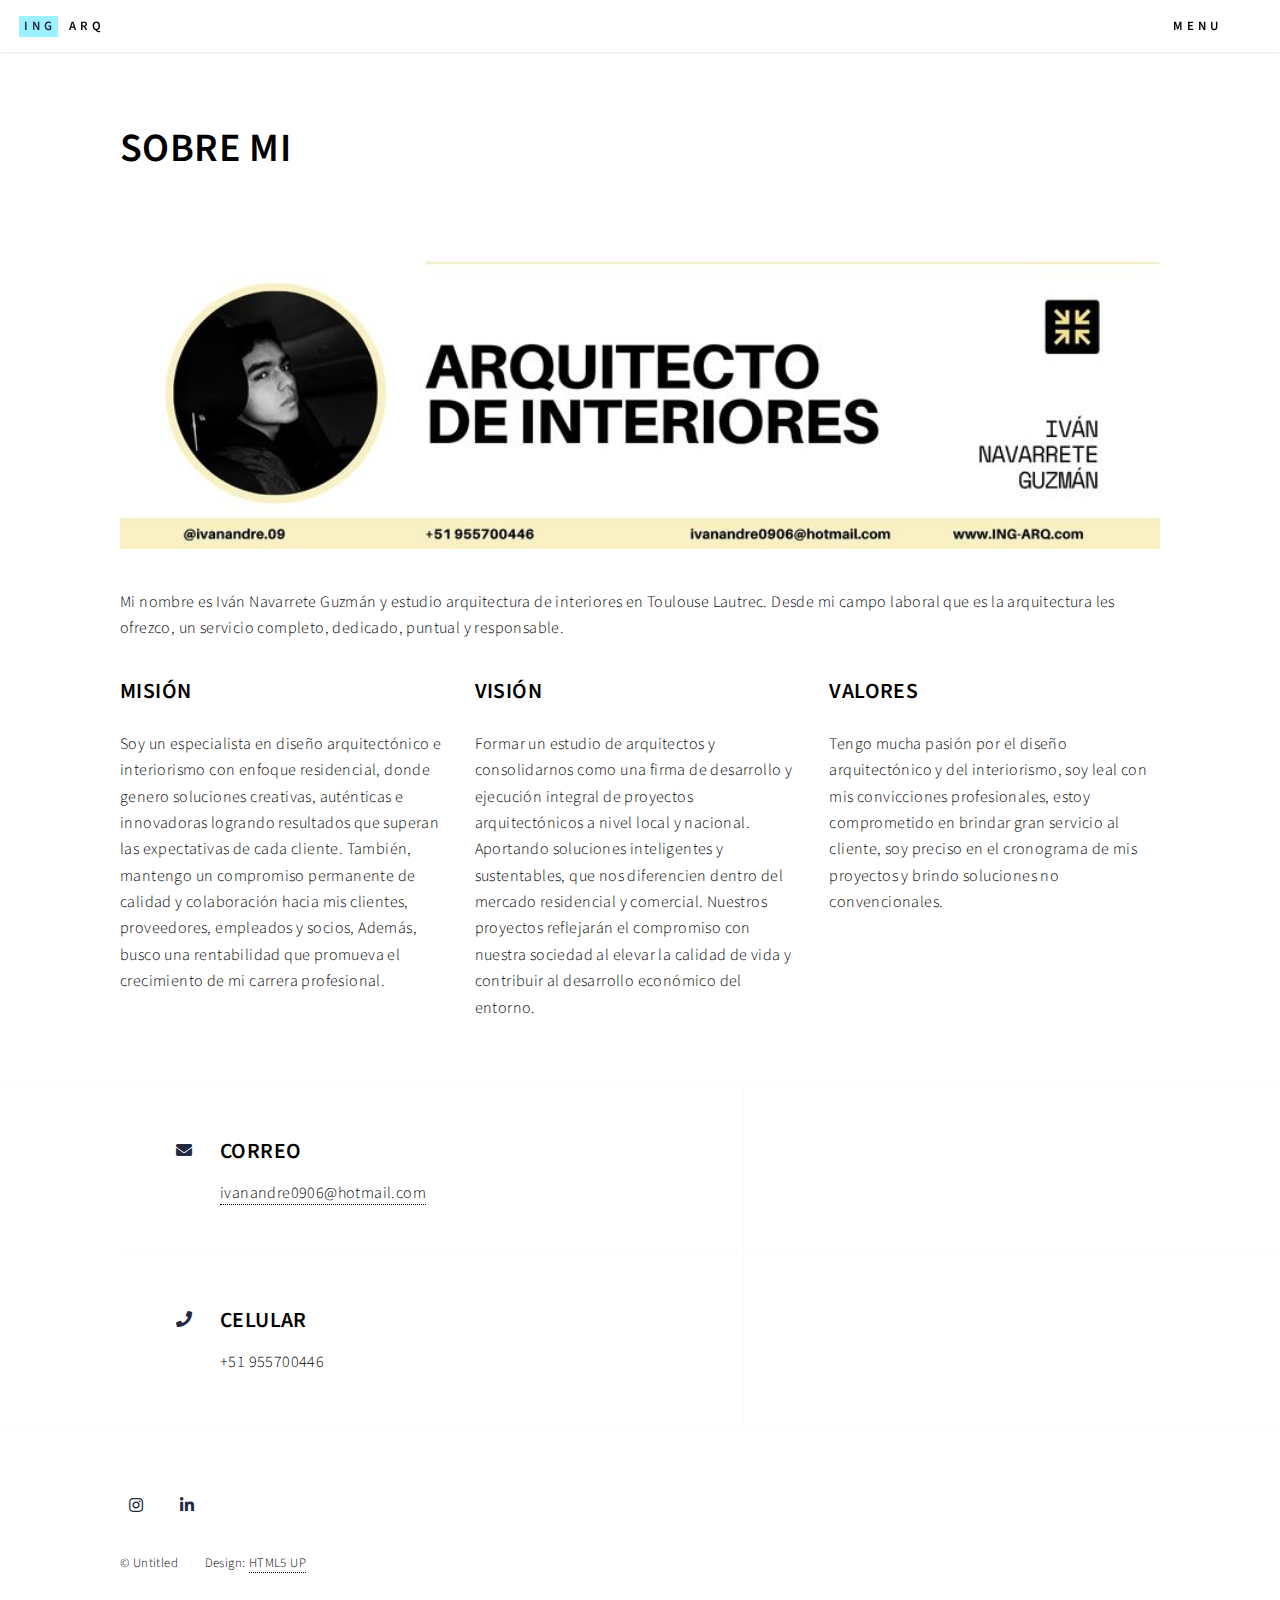
<file: template5/generic.html>
<!DOCTYPE HTML>
<!--
	Forty by HTML5 UP
	html5up.net | @ajlkn
	Free for personal and commercial use under the CCA 3.0 license (html5up.net/license)
-->
<html>
	<head>
		<title>SOBRE MI - IVÁN NAVARRETE</title>
		<meta charset="utf-8" />
		<meta name="viewport" content="width=device-width, initial-scale=1, user-scalable=no" />
		<link rel="stylesheet" href="assets/css/main.css" />
		<noscript><link rel="stylesheet" href="assets/css/noscript.css" /></noscript>
	</head>
	<body class="is-preload">

		<!-- Wrapper -->
			<div id="wrapper">

				<!-- Header -->
					<header id="header">
						<a href="index.html" class="logo"><strong>ING</strong> <span>ARQ</span></a>
						<nav>
							<a href="#menu">Menu</a>
						</nav>
					</header>

				<!-- Menu -->
				<nav id="menu">
					<ul class="links">
						<li><a href="index.html">INICIO</a></li>
						<li><a href="landing.html">PROYECTO</a></li>
						<li><a href="generic.html">SOBRE MI</a></li>
						<li><a href="bitacoralanding.html">BITÁCORA</a></li>
						<li><a href="elements.html">Elements</a></li>
					</ul>
					
				</nav>

				<!-- Main -->
					<div id="main" class="alt">

						<!-- One -->
							<section id="one">
								<div class="inner">
									<header class="major">
										<h1>SOBRE MI</h1>
									</header>
									<span class="image main"><img src="images/bannersobremi.jpg" alt="" /></span>
									<p>Mi nombre es Iván Navarrete Guzmán y estudio arquitectura de interiores en Toulouse Lautrec. Desde mi campo laboral que es la arquitectura les ofrezco, un servicio completo, dedicado, puntual y responsable.</p>
									
									
									<!-- Content -->
									
									<div class="row">
										
										<!-- Break -->
										<div class="col-4 col-12-medium">
											<h3>MISIÓN</h3>
											<p>Soy un especialista en diseño arquitectónico e interiorismo con enfoque residencial, donde genero soluciones creativas, auténticas e innovadoras logrando resultados que superan las expectativas de cada cliente. También, mantengo un compromiso permanente de calidad y colaboración hacia mis clientes, proveedores, empleados y socios, Además, busco una rentabilidad que promueva el crecimiento de mi carrera profesional.</p>
										</div>
										<div class="col-4 col-12-medium">
											<h3>VISIÓN</h3>
											<p>Formar un estudio de arquitectos y consolidarnos como una firma de desarrollo y ejecución integral de proyectos arquitectónicos a nivel local y nacional. Aportando soluciones inteligentes y sustentables, que nos diferencien dentro del mercado residencial y comercial. Nuestros proyectos reflejarán el compromiso con nuestra sociedad al elevar la calidad de vida y contribuir al desarrollo económico del entorno.</p>
										</div>
										<div class="col-4 col-12-medium">
											<h3>VALORES</h3>
											<p>Tengo mucha pasión por el diseño arquitectónico y del interiorismo, soy leal con mis convicciones profesionales, estoy comprometido en brindar gran servicio al cliente, soy preciso en el cronograma de mis proyectos y brindo soluciones no convencionales.</p>
										</div>
									</div>
								</div>
							</section>

					</div>

				<!-- Contact -->
					<section id="contact">
						<div class="inner">
							
							<section class="split">
								<section>
									<div class="contact-method">
										<span class="icon solid alt fa-envelope"></span>
										<h3>CORREO</h3>
										<a href="https://outlook.live.com/mail/0/">ivanandre0906@hotmail.com</a>
									</div>
								</section>
								<section>
									<div class="contact-method">
										<span class="icon solid alt fa-phone"></span>
										<h3>CELULAR</h3>
										<span>+51 955700446</span>
									</div>
								</section>
								
							</section>
						</div>
					</section>

				<!-- Footer -->
					<footer id="footer">
						<div class="inner">
							<ul class="icons">
								
								<li><a href="https://www.instagram.com/ivanandre.09/" class="icon brands alt fa-instagram"><span class="label">Instagram</span></a></li>
							
								<li><a href="https://www.linkedin.com/in/ivannavarreteguzman/" class="icon brands alt fa-linkedin-in"><span class="label">LinkedIn</span></a></li>
							</ul>
							<ul class="copyright">
								<li>&copy; Untitled</li><li>Design: <a href="https://html5up.net">HTML5 UP</a></li>
							</ul>
						</div>
					</footer>

			</div>

		<!-- Scripts -->
			<script src="assets/js/jquery.min.js"></script>
			<script src="assets/js/jquery.scrolly.min.js"></script>
			<script src="assets/js/jquery.scrollex.min.js"></script>
			<script src="assets/js/browser.min.js"></script>
			<script src="assets/js/breakpoints.min.js"></script>
			<script src="assets/js/util.js"></script>
			<script src="assets/js/main.js"></script>

	</body>
</html>
</file>
<file: template5/assets/css/noscript.css>
/*
	Forty by HTML5 UP
	html5up.net | @ajlkn
	Free for personal and commercial use under the CCA 3.0 license (html5up.net/license)
*/

/* Banner */

	body.is-preload #banner:after {
		opacity: 0.85;
	}

	body.is-preload #banner > .inner {
		-moz-filter: none;
		-webkit-filter: none;
		-ms-filter: none;
		filter: none;
		-moz-transform: none;
		-webkit-transform: none;
		-ms-transform: none;
		transform: none;
		opacity: 1;
	}
</file>
<file: template5/assets/css/main.css>
@import url(fontawesome-all.min.css);
@import url("https://fonts.googleapis.com/css?family=Source+Sans+Pro:300,300italic,600,600italic");

/*
	Forty by HTML5 UP
	html5up.net | @ajlkn
	Free for personal and commercial use under the CCA 3.0 license (html5up.net/license)
*/

html, body, div, span, applet, object,
iframe, h1, h2, h3, h4, h5, h6, p, blockquote,
pre, a, abbr, acronym, address, big, cite,
code, del, dfn, em, img, ins, kbd, q, s, samp,
small, strike, strong, sub, sup, tt, var, b,
u, i, center, dl, dt, dd, ol, ul, li, fieldset,
form, label, legend, table, caption, tbody,
tfoot, thead, tr, th, td, article, aside,
canvas, details, embed, figure, figcaption,
footer, header, hgroup, menu, nav, output, ruby,
section, summary, time, mark, audio, video {
	margin: 0;
	padding: 0;
	border: 0;
	font-size: 100%;
	font: inherit;
	vertical-align: baseline;}

article, aside, details, figcaption, figure,
footer, header, hgroup, menu, nav, section {
	display: block;}

body {
	line-height: 1;
}

ol, ul {
	list-style: none;
}

blockquote, q {
	quotes: none;
}

	blockquote:before, blockquote:after, q:before, q:after {
		content: '';
		content: none;
	}

table {
	border-collapse: collapse;
	border-spacing: 0;
}

body {
	-webkit-text-size-adjust: none;
}

mark {
	background-color: transparent;
	color: inherit;
}

input::-moz-focus-inner {
	border: 0;
	padding: 0;
}

input, select, textarea {
	-moz-appearance: none;
	-webkit-appearance: none;
	-ms-appearance: none;
	appearance: none;
}

/* Basic */

	@-ms-viewport {
		width: device-width;
	}

	body {
		-ms-overflow-style: scrollbar;
	}

	@media screen and (max-width: 480px) {

		html, body {
			min-width: 320px;
		}

	}

	html {
		box-sizing: border-box;
	}

	*, *:before, *:after {
		box-sizing: inherit;
	}

	body {
		background: #ffffff;
	}

		body.is-preload *, body.is-preload *:before, body.is-preload *:after {
			-moz-animation: none !important;
			-webkit-animation: none !important;
			-ms-animation: none !important;
			animation: none !important;
			-moz-transition: none !important;
			-webkit-transition: none !important;
			-ms-transition: none !important;
			transition: none !important;
		}

/* Type */

	body, input, select, textarea {
		color: #000000;
		font-family: "Source Sans Pro", Helvetica, sans-serif;
		font-size: 17pt;
		font-weight: 300;
		letter-spacing: 0.025em;
		line-height: 1.65;
	}

		@media screen and (max-width: 1680px) {

			body, input, select, textarea {
				font-size: 14pt;
			}

		}

		@media screen and (max-width: 1280px) {

			body, input, select, textarea {
				font-size: 12pt;
			}

		}

		@media screen and (max-width: 360px) {

			body, input, select, textarea {
				font-size: 11pt;
			}

		}

	a {
		-moz-transition: color 0.2s ease-in-out, border-bottom-color 0.2s ease-in-out;
		-webkit-transition: color 0.2s ease-in-out, border-bottom-color 0.2s ease-in-out;
		-ms-transition: color 0.2s ease-in-out, border-bottom-color 0.2s ease-in-out;
		transition: color 0.2s ease-in-out, border-bottom-color 0.2s ease-in-out;
		border-bottom: dotted 1px;
		color: inherit;
		text-decoration: none;
	}

		a:hover {
			border-bottom-color: transparent;
			color: #000000 !important;
		}

		a:active {
			color: #53e3fb !important;
		}

	strong, b {
		color: #ffffff;
		font-weight: 600;
	}

	em, i {
		font-style: italic;
	}

	p {
		margin: 0 0 2em 0;
	}

	h1, h2, h3, h4, h5, h6 {
		color: #000000;
		font-weight: 600;
		line-height: 1.65;
		margin: 0 0 1em 0;
	}

		h1 a, h2 a, h3 a, h4 a, h5 a, h6 a {
			color: inherit;
			border-bottom: 0;
		}

	h1 {
		font-size: 2.5em;
	}

	h2 {
		font-size: 1.75em;
	}

	h3 {
		font-size: 1.35em;
	}

	h4 {
		font-size: 1.1em;
	}

	h5 {
		font-size: 0.9em;
	}

	h6 {
		font-size: 0.7em;
	}

	@media screen and (max-width: 736px) {

		h1 {
			font-size: 2em;
		}

		h2 {
			font-size: 1.5em;
		}

		h3 {
			font-size: 1.25em;
		}

	}

	sub {
		font-size: 0.8em;
		position: relative;
		top: 0.5em;
	}

	sup {
		font-size: 0.8em;
		position: relative;
		top: -0.5em;
	}

	blockquote {
		border-left: solid 4px rgba(212, 212, 255, 0.1);
		font-style: italic;
		margin: 0 0 2em 0;
		padding: 0.5em 0 0.5em 2em;
	}

	code {
		background: rgba(212, 212, 255, 0.035);
		font-family: "Courier New", monospace;
		font-size: 0.9em;
		margin: 0 0.25em;
		padding: 0.25em 0.65em;
	}

	pre {
		-webkit-overflow-scrolling: touch;
		font-family: "Courier New", monospace;
		font-size: 0.9em;
		margin: 0 0 2em 0;
	}

		pre code {
			display: block;
			line-height: 1.75;
			padding: 1em 1.5em;
			overflow-x: auto;
		}

	hr {
		border: 0;
		border-bottom: solid 1px rgba(212, 212, 255, 0.1);
		margin: 2em 0;
	}

		hr.major {
			margin: 3em 0;
		}

	.align-left {
		text-align: left;
	}

	.align-center {
		text-align: center;
	}

	.align-right {
		text-align: right;
	}

/* Row */

	.row {
		display: flex;
		flex-wrap: wrap;
		box-sizing: border-box;
		align-items: stretch;
	}

		.row > * {
			box-sizing: border-box;
		}

		.row.gtr-uniform > * > :last-child {
			margin-bottom: 0;
		}

		.row.aln-left {
			justify-content: flex-start;
		}

		.row.aln-center {
			justify-content: center;
		}

		.row.aln-right {
			justify-content: flex-end;
		}

		.row.aln-top {
			align-items: flex-start;
		}

		.row.aln-middle {
			align-items: center;
		}

		.row.aln-bottom {
			align-items: flex-end;
		}

		.row > .imp {
			order: -1;
		}

		.row > .col-1 {
			width: 8.33333%;
		}

		.row > .off-1 {
			margin-left: 8.33333%;
		}

		.row > .col-2 {
			width: 16.66667%;
		}

		.row > .off-2 {
			margin-left: 16.66667%;
		}

		.row > .col-3 {
			width: 25%;
		}

		.row > .off-3 {
			margin-left: 25%;
		}

		.row > .col-4 {
			width: 33.33333%;
		}

		.row > .off-4 {
			margin-left: 33.33333%;
		}

		.row > .col-5 {
			width: 41.66667%;
		}

		.row > .off-5 {
			margin-left: 41.66667%;
		}

		.row > .col-6 {
			width: 50%;
		}

		.row > .off-6 {
			margin-left: 50%;
		}

		.row > .col-7 {
			width: 58.33333%;
		}

		.row > .off-7 {
			margin-left: 58.33333%;
		}

		.row > .col-8 {
			width: 66.66667%;
		}

		.row > .off-8 {
			margin-left: 66.66667%;
		}

		.row > .col-9 {
			width: 75%;
		}

		.row > .off-9 {
			margin-left: 75%;
		}

		.row > .col-10 {
			width: 83.33333%;
		}

		.row > .off-10 {
			margin-left: 83.33333%;
		}

		.row > .col-11 {
			width: 91.66667%;
		}

		.row > .off-11 {
			margin-left: 91.66667%;
		}

		.row > .col-12 {
			width: 100%;
		}

		.row > .off-12 {
			margin-left: 100%;
		}

		.row.gtr-0 {
			margin-top: 0;
			margin-left: 0em;
		}

			.row.gtr-0 > * {
				padding: 0 0 0 0em;
			}

			.row.gtr-0.gtr-uniform {
				margin-top: 0em;
			}

				.row.gtr-0.gtr-uniform > * {
					padding-top: 0em;
				}

		.row.gtr-25 {
			margin-top: 0;
			margin-left: -0.5em;
		}

			.row.gtr-25 > * {
				padding: 0 0 0 0.5em;
			}

			.row.gtr-25.gtr-uniform {
				margin-top: -0.5em;
			}

				.row.gtr-25.gtr-uniform > * {
					padding-top: 0.5em;
				}

		.row.gtr-50 {
			margin-top: 0;
			margin-left: -1em;
		}

			.row.gtr-50 > * {
				padding: 0 0 0 1em;
			}

			.row.gtr-50.gtr-uniform {
				margin-top: -1em;
			}

				.row.gtr-50.gtr-uniform > * {
					padding-top: 1em;
				}

		.row {
			margin-top: 0;
			margin-left: -2em;
		}

			.row > * {
				padding: 0 0 0 2em;
			}

			.row.gtr-uniform {
				margin-top: -2em;
			}

				.row.gtr-uniform > * {
					padding-top: 2em;
				}

		.row.gtr-150 {
			margin-top: 0;
			margin-left: -3em;
		}

			.row.gtr-150 > * {
				padding: 0 0 0 3em;
			}

			.row.gtr-150.gtr-uniform {
				margin-top: -3em;
			}

				.row.gtr-150.gtr-uniform > * {
					padding-top: 3em;
				}

		.row.gtr-200 {
			margin-top: 0;
			margin-left: -4em;
		}

			.row.gtr-200 > * {
				padding: 0 0 0 4em;
			}

			.row.gtr-200.gtr-uniform {
				margin-top: -4em;
			}

				.row.gtr-200.gtr-uniform > * {
					padding-top: 4em;
				}

		@media screen and (max-width: 1680px) {

			.row {
				display: flex;
				flex-wrap: wrap;
				box-sizing: border-box;
				align-items: stretch;
			}

				.row > * {
					box-sizing: border-box;
				}

				.row.gtr-uniform > * > :last-child {
					margin-bottom: 0;
				}

				.row.aln-left {
					justify-content: flex-start;
				}

				.row.aln-center {
					justify-content: center;
				}

				.row.aln-right {
					justify-content: flex-end;
				}

				.row.aln-top {
					align-items: flex-start;
				}

				.row.aln-middle {
					align-items: center;
				}

				.row.aln-bottom {
					align-items: flex-end;
				}

				.row > .imp-xlarge {
					order: -1;
				}

				.row > .col-1-xlarge {
					width: 8.33333%;
				}

				.row > .off-1-xlarge {
					margin-left: 8.33333%;
				}

				.row > .col-2-xlarge {
					width: 16.66667%;
				}

				.row > .off-2-xlarge {
					margin-left: 16.66667%;
				}

				.row > .col-3-xlarge {
					width: 25%;
				}

				.row > .off-3-xlarge {
					margin-left: 25%;
				}

				.row > .col-4-xlarge {
					width: 33.33333%;
				}

				.row > .off-4-xlarge {
					margin-left: 33.33333%;
				}

				.row > .col-5-xlarge {
					width: 41.66667%;
				}

				.row > .off-5-xlarge {
					margin-left: 41.66667%;
				}

				.row > .col-6-xlarge {
					width: 50%;
				}

				.row > .off-6-xlarge {
					margin-left: 50%;
				}

				.row > .col-7-xlarge {
					width: 58.33333%;
				}

				.row > .off-7-xlarge {
					margin-left: 58.33333%;
				}

				.row > .col-8-xlarge {
					width: 66.66667%;
				}

				.row > .off-8-xlarge {
					margin-left: 66.66667%;
				}

				.row > .col-9-xlarge {
					width: 75%;
				}

				.row > .off-9-xlarge {
					margin-left: 75%;
				}

				.row > .col-10-xlarge {
					width: 83.33333%;
				}

				.row > .off-10-xlarge {
					margin-left: 83.33333%;
				}

				.row > .col-11-xlarge {
					width: 91.66667%;
				}

				.row > .off-11-xlarge {
					margin-left: 91.66667%;
				}

				.row > .col-12-xlarge {
					width: 100%;
				}

				.row > .off-12-xlarge {
					margin-left: 100%;
				}

				.row.gtr-0 {
					margin-top: 0;
					margin-left: 0em;
				}

					.row.gtr-0 > * {
						padding: 0 0 0 0em;
					}

					.row.gtr-0.gtr-uniform {
						margin-top: 0em;
					}

						.row.gtr-0.gtr-uniform > * {
							padding-top: 0em;
						}

				.row.gtr-25 {
					margin-top: 0;
					margin-left: -0.5em;
				}

					.row.gtr-25 > * {
						padding: 0 0 0 0.5em;
					}

					.row.gtr-25.gtr-uniform {
						margin-top: -0.5em;
					}

						.row.gtr-25.gtr-uniform > * {
							padding-top: 0.5em;
						}

				.row.gtr-50 {
					margin-top: 0;
					margin-left: -1em;
				}

					.row.gtr-50 > * {
						padding: 0 0 0 1em;
					}

					.row.gtr-50.gtr-uniform {
						margin-top: -1em;
					}

						.row.gtr-50.gtr-uniform > * {
							padding-top: 1em;
						}

				.row {
					margin-top: 0;
					margin-left: -2em;
				}

					.row > * {
						padding: 0 0 0 2em;
					}

					.row.gtr-uniform {
						margin-top: -2em;
					}

						.row.gtr-uniform > * {
							padding-top: 2em;
						}

				.row.gtr-150 {
					margin-top: 0;
					margin-left: -3em;
				}

					.row.gtr-150 > * {
						padding: 0 0 0 3em;
					}

					.row.gtr-150.gtr-uniform {
						margin-top: -3em;
					}

						.row.gtr-150.gtr-uniform > * {
							padding-top: 3em;
						}

				.row.gtr-200 {
					margin-top: 0;
					margin-left: -4em;
				}

					.row.gtr-200 > * {
						padding: 0 0 0 4em;
					}

					.row.gtr-200.gtr-uniform {
						margin-top: -4em;
					}

						.row.gtr-200.gtr-uniform > * {
							padding-top: 4em;
						}

		}

		@media screen and (max-width: 1280px) {

			.row {
				display: flex;
				flex-wrap: wrap;
				box-sizing: border-box;
				align-items: stretch;
			}

				.row > * {
					box-sizing: border-box;
				}

				.row.gtr-uniform > * > :last-child {
					margin-bottom: 0;
				}

				.row.aln-left {
					justify-content: flex-start;
				}

				.row.aln-center {
					justify-content: center;
				}

				.row.aln-right {
					justify-content: flex-end;
				}

				.row.aln-top {
					align-items: flex-start;
				}

				.row.aln-middle {
					align-items: center;
				}

				.row.aln-bottom {
					align-items: flex-end;
				}

				.row > .imp-large {
					order: -1;
				}

				.row > .col-1-large {
					width: 8.33333%;
				}

				.row > .off-1-large {
					margin-left: 8.33333%;
				}

				.row > .col-2-large {
					width: 16.66667%;
				}

				.row > .off-2-large {
					margin-left: 16.66667%;
				}

				.row > .col-3-large {
					width: 25%;
				}

				.row > .off-3-large {
					margin-left: 25%;
				}

				.row > .col-4-large {
					width: 33.33333%;
				}

				.row > .off-4-large {
					margin-left: 33.33333%;
				}

				.row > .col-5-large {
					width: 41.66667%;
				}

				.row > .off-5-large {
					margin-left: 41.66667%;
				}

				.row > .col-6-large {
					width: 50%;
				}

				.row > .off-6-large {
					margin-left: 50%;
				}

				.row > .col-7-large {
					width: 58.33333%;
				}

				.row > .off-7-large {
					margin-left: 58.33333%;
				}

				.row > .col-8-large {
					width: 66.66667%;
				}

				.row > .off-8-large {
					margin-left: 66.66667%;
				}

				.row > .col-9-large {
					width: 75%;
				}

				.row > .off-9-large {
					margin-left: 75%;
				}

				.row > .col-10-large {
					width: 83.33333%;
				}

				.row > .off-10-large {
					margin-left: 83.33333%;
				}

				.row > .col-11-large {
					width: 91.66667%;
				}

				.row > .off-11-large {
					margin-left: 91.66667%;
				}

				.row > .col-12-large {
					width: 100%;
				}

				.row > .off-12-large {
					margin-left: 100%;
				}

				.row.gtr-0 {
					margin-top: 0;
					margin-left: 0em;
				}

					.row.gtr-0 > * {
						padding: 0 0 0 0em;
					}

					.row.gtr-0.gtr-uniform {
						margin-top: 0em;
					}

						.row.gtr-0.gtr-uniform > * {
							padding-top: 0em;
						}

				.row.gtr-25 {
					margin-top: 0;
					margin-left: -0.375em;
				}

					.row.gtr-25 > * {
						padding: 0 0 0 0.375em;
					}

					.row.gtr-25.gtr-uniform {
						margin-top: -0.375em;
					}

						.row.gtr-25.gtr-uniform > * {
							padding-top: 0.375em;
						}

				.row.gtr-50 {
					margin-top: 0;
					margin-left: -0.75em;
				}

					.row.gtr-50 > * {
						padding: 0 0 0 0.75em;
					}

					.row.gtr-50.gtr-uniform {
						margin-top: -0.75em;
					}

						.row.gtr-50.gtr-uniform > * {
							padding-top: 0.75em;
						}

				.row {
					margin-top: 0;
					margin-left: -1.5em;
				}

					.row > * {
						padding: 0 0 0 1.5em;
					}

					.row.gtr-uniform {
						margin-top: -1.5em;
					}

						.row.gtr-uniform > * {
							padding-top: 1.5em;
						}

				.row.gtr-150 {
					margin-top: 0;
					margin-left: -2.25em;
				}

					.row.gtr-150 > * {
						padding: 0 0 0 2.25em;
					}

					.row.gtr-150.gtr-uniform {
						margin-top: -2.25em;
					}

						.row.gtr-150.gtr-uniform > * {
							padding-top: 2.25em;
						}

				.row.gtr-200 {
					margin-top: 0;
					margin-left: -3em;
				}

					.row.gtr-200 > * {
						padding: 0 0 0 3em;
					}

					.row.gtr-200.gtr-uniform {
						margin-top: -3em;
					}

						.row.gtr-200.gtr-uniform > * {
							padding-top: 3em;
						}

		}

		@media screen and (max-width: 980px) {

			.row {
				display: flex;
				flex-wrap: wrap;
				box-sizing: border-box;
				align-items: stretch;
			}

				.row > * {
					box-sizing: border-box;
				}

				.row.gtr-uniform > * > :last-child {
					margin-bottom: 0;
				}

				.row.aln-left {
					justify-content: flex-start;
				}

				.row.aln-center {
					justify-content: center;
				}

				.row.aln-right {
					justify-content: flex-end;
				}

				.row.aln-top {
					align-items: flex-start;
				}

				.row.aln-middle {
					align-items: center;
				}

				.row.aln-bottom {
					align-items: flex-end;
				}

				.row > .imp-medium {
					order: -1;
				}

				.row > .col-1-medium {
					width: 8.33333%;
				}

				.row > .off-1-medium {
					margin-left: 8.33333%;
				}

				.row > .col-2-medium {
					width: 16.66667%;
				}

				.row > .off-2-medium {
					margin-left: 16.66667%;
				}

				.row > .col-3-medium {
					width: 25%;
				}

				.row > .off-3-medium {
					margin-left: 25%;
				}

				.row > .col-4-medium {
					width: 33.33333%;
				}

				.row > .off-4-medium {
					margin-left: 33.33333%;
				}

				.row > .col-5-medium {
					width: 41.66667%;
				}

				.row > .off-5-medium {
					margin-left: 41.66667%;
				}

				.row > .col-6-medium {
					width: 50%;
				}

				.row > .off-6-medium {
					margin-left: 50%;
				}

				.row > .col-7-medium {
					width: 58.33333%;
				}

				.row > .off-7-medium {
					margin-left: 58.33333%;
				}

				.row > .col-8-medium {
					width: 66.66667%;
				}

				.row > .off-8-medium {
					margin-left: 66.66667%;
				}

				.row > .col-9-medium {
					width: 75%;
				}

				.row > .off-9-medium {
					margin-left: 75%;
				}

				.row > .col-10-medium {
					width: 83.33333%;
				}

				.row > .off-10-medium {
					margin-left: 83.33333%;
				}

				.row > .col-11-medium {
					width: 91.66667%;
				}

				.row > .off-11-medium {
					margin-left: 91.66667%;
				}

				.row > .col-12-medium {
					width: 100%;
				}

				.row > .off-12-medium {
					margin-left: 100%;
				}

				.row.gtr-0 {
					margin-top: 0;
					margin-left: 0em;
				}

					.row.gtr-0 > * {
						padding: 0 0 0 0em;
					}

					.row.gtr-0.gtr-uniform {
						margin-top: 0em;
					}

						.row.gtr-0.gtr-uniform > * {
							padding-top: 0em;
						}

				.row.gtr-25 {
					margin-top: 0;
					margin-left: -0.375em;
				}

					.row.gtr-25 > * {
						padding: 0 0 0 0.375em;
					}

					.row.gtr-25.gtr-uniform {
						margin-top: -0.375em;
					}

						.row.gtr-25.gtr-uniform > * {
							padding-top: 0.375em;
						}

				.row.gtr-50 {
					margin-top: 0;
					margin-left: -0.75em;
				}

					.row.gtr-50 > * {
						padding: 0 0 0 0.75em;
					}

					.row.gtr-50.gtr-uniform {
						margin-top: -0.75em;
					}

						.row.gtr-50.gtr-uniform > * {
							padding-top: 0.75em;
						}

				.row {
					margin-top: 0;
					margin-left: -1.5em;
				}

					.row > * {
						padding: 0 0 0 1.5em;
					}

					.row.gtr-uniform {
						margin-top: -1.5em;
					}

						.row.gtr-uniform > * {
							padding-top: 1.5em;
						}

				.row.gtr-150 {
					margin-top: 0;
					margin-left: -2.25em;
				}

					.row.gtr-150 > * {
						padding: 0 0 0 2.25em;
					}

					.row.gtr-150.gtr-uniform {
						margin-top: -2.25em;
					}

						.row.gtr-150.gtr-uniform > * {
							padding-top: 2.25em;
						}

				.row.gtr-200 {
					margin-top: 0;
					margin-left: -3em;
				}

					.row.gtr-200 > * {
						padding: 0 0 0 3em;
					}

					.row.gtr-200.gtr-uniform {
						margin-top: -3em;
					}

						.row.gtr-200.gtr-uniform > * {
							padding-top: 3em;
						}

		}

		@media screen and (max-width: 736px) {

			.row {
				display: flex;
				flex-wrap: wrap;
				box-sizing: border-box;
				align-items: stretch;
			}

				.row > * {
					box-sizing: border-box;
				}

				.row.gtr-uniform > * > :last-child {
					margin-bottom: 0;
				}

				.row.aln-left {
					justify-content: flex-start;
				}

				.row.aln-center {
					justify-content: center;
				}

				.row.aln-right {
					justify-content: flex-end;
				}

				.row.aln-top {
					align-items: flex-start;
				}

				.row.aln-middle {
					align-items: center;
				}

				.row.aln-bottom {
					align-items: flex-end;
				}

				.row > .imp-small {
					order: -1;
				}

				.row > .col-1-small {
					width: 8.33333%;
				}

				.row > .off-1-small {
					margin-left: 8.33333%;
				}

				.row > .col-2-small {
					width: 16.66667%;
				}

				.row > .off-2-small {
					margin-left: 16.66667%;
				}

				.row > .col-3-small {
					width: 25%;
				}

				.row > .off-3-small {
					margin-left: 25%;
				}

				.row > .col-4-small {
					width: 33.33333%;
				}

				.row > .off-4-small {
					margin-left: 33.33333%;
				}

				.row > .col-5-small {
					width: 41.66667%;
				}

				.row > .off-5-small {
					margin-left: 41.66667%;
				}

				.row > .col-6-small {
					width: 50%;
				}

				.row > .off-6-small {
					margin-left: 50%;
				}

				.row > .col-7-small {
					width: 58.33333%;
				}

				.row > .off-7-small {
					margin-left: 58.33333%;
				}

				.row > .col-8-small {
					width: 66.66667%;
				}

				.row > .off-8-small {
					margin-left: 66.66667%;
				}

				.row > .col-9-small {
					width: 75%;
				}

				.row > .off-9-small {
					margin-left: 75%;
				}

				.row > .col-10-small {
					width: 83.33333%;
				}

				.row > .off-10-small {
					margin-left: 83.33333%;
				}

				.row > .col-11-small {
					width: 91.66667%;
				}

				.row > .off-11-small {
					margin-left: 91.66667%;
				}

				.row > .col-12-small {
					width: 100%;
				}

				.row > .off-12-small {
					margin-left: 100%;
				}

				.row.gtr-0 {
					margin-top: 0;
					margin-left: 0em;
				}

					.row.gtr-0 > * {
						padding: 0 0 0 0em;
					}

					.row.gtr-0.gtr-uniform {
						margin-top: 0em;
					}

						.row.gtr-0.gtr-uniform > * {
							padding-top: 0em;
						}

				.row.gtr-25 {
					margin-top: 0;
					margin-left: -0.3125em;
				}

					.row.gtr-25 > * {
						padding: 0 0 0 0.3125em;
					}

					.row.gtr-25.gtr-uniform {
						margin-top: -0.3125em;
					}

						.row.gtr-25.gtr-uniform > * {
							padding-top: 0.3125em;
						}

				.row.gtr-50 {
					margin-top: 0;
					margin-left: -0.625em;
				}

					.row.gtr-50 > * {
						padding: 0 0 0 0.625em;
					}

					.row.gtr-50.gtr-uniform {
						margin-top: -0.625em;
					}

						.row.gtr-50.gtr-uniform > * {
							padding-top: 0.625em;
						}

				.row {
					margin-top: 0;
					margin-left: -1.25em;
				}

					.row > * {
						padding: 0 0 0 1.25em;
					}

					.row.gtr-uniform {
						margin-top: -1.25em;
					}

						.row.gtr-uniform > * {
							padding-top: 1.25em;
						}

				.row.gtr-150 {
					margin-top: 0;
					margin-left: -1.875em;
				}

					.row.gtr-150 > * {
						padding: 0 0 0 1.875em;
					}

					.row.gtr-150.gtr-uniform {
						margin-top: -1.875em;
					}

						.row.gtr-150.gtr-uniform > * {
							padding-top: 1.875em;
						}

				.row.gtr-200 {
					margin-top: 0;
					margin-left: -2.5em;
				}

					.row.gtr-200 > * {
						padding: 0 0 0 2.5em;
					}

					.row.gtr-200.gtr-uniform {
						margin-top: -2.5em;
					}

						.row.gtr-200.gtr-uniform > * {
							padding-top: 2.5em;
						}

		}

		@media screen and (max-width: 480px) {

			.row {
				display: flex;
				flex-wrap: wrap;
				box-sizing: border-box;
				align-items: stretch;
			}

				.row > * {
					box-sizing: border-box;
				}

				.row.gtr-uniform > * > :last-child {
					margin-bottom: 0;
				}

				.row.aln-left {
					justify-content: flex-start;
				}

				.row.aln-center {
					justify-content: center;
				}

				.row.aln-right {
					justify-content: flex-end;
				}

				.row.aln-top {
					align-items: flex-start;
				}

				.row.aln-middle {
					align-items: center;
				}

				.row.aln-bottom {
					align-items: flex-end;
				}

				.row > .imp-xsmall {
					order: -1;
				}

				.row > .col-1-xsmall {
					width: 8.33333%;
				}

				.row > .off-1-xsmall {
					margin-left: 8.33333%;
				}

				.row > .col-2-xsmall {
					width: 16.66667%;
				}

				.row > .off-2-xsmall {
					margin-left: 16.66667%;
				}

				.row > .col-3-xsmall {
					width: 25%;
				}

				.row > .off-3-xsmall {
					margin-left: 25%;
				}

				.row > .col-4-xsmall {
					width: 33.33333%;
				}

				.row > .off-4-xsmall {
					margin-left: 33.33333%;
				}

				.row > .col-5-xsmall {
					width: 41.66667%;
				}

				.row > .off-5-xsmall {
					margin-left: 41.66667%;
				}

				.row > .col-6-xsmall {
					width: 50%;
				}

				.row > .off-6-xsmall {
					margin-left: 50%;
				}

				.row > .col-7-xsmall {
					width: 58.33333%;
				}

				.row > .off-7-xsmall {
					margin-left: 58.33333%;
				}

				.row > .col-8-xsmall {
					width: 66.66667%;
				}

				.row > .off-8-xsmall {
					margin-left: 66.66667%;
				}

				.row > .col-9-xsmall {
					width: 75%;
				}

				.row > .off-9-xsmall {
					margin-left: 75%;
				}

				.row > .col-10-xsmall {
					width: 83.33333%;
				}

				.row > .off-10-xsmall {
					margin-left: 83.33333%;
				}

				.row > .col-11-xsmall {
					width: 91.66667%;
				}

				.row > .off-11-xsmall {
					margin-left: 91.66667%;
				}

				.row > .col-12-xsmall {
					width: 100%;
				}

				.row > .off-12-xsmall {
					margin-left: 100%;
				}

				.row.gtr-0 {
					margin-top: 0;
					margin-left: 0em;
				}

					.row.gtr-0 > * {
						padding: 0 0 0 0em;
					}

					.row.gtr-0.gtr-uniform {
						margin-top: 0em;
					}

						.row.gtr-0.gtr-uniform > * {
							padding-top: 0em;
						}

				.row.gtr-25 {
					margin-top: 0;
					margin-left: -0.3125em;
				}

					.row.gtr-25 > * {
						padding: 0 0 0 0.3125em;
					}

					.row.gtr-25.gtr-uniform {
						margin-top: -0.3125em;
					}

						.row.gtr-25.gtr-uniform > * {
							padding-top: 0.3125em;
						}

				.row.gtr-50 {
					margin-top: 0;
					margin-left: -0.625em;
				}

					.row.gtr-50 > * {
						padding: 0 0 0 0.625em;
					}

					.row.gtr-50.gtr-uniform {
						margin-top: -0.625em;
					}

						.row.gtr-50.gtr-uniform > * {
							padding-top: 0.625em;
						}

				.row {
					margin-top: 0;
					margin-left: -1.25em;
				}

					.row > * {
						padding: 0 0 0 1.25em;
					}

					.row.gtr-uniform {
						margin-top: -1.25em;
					}

						.row.gtr-uniform > * {
							padding-top: 1.25em;
						}

				.row.gtr-150 {
					margin-top: 0;
					margin-left: -1.875em;
				}

					.row.gtr-150 > * {
						padding: 0 0 0 1.875em;
					}

					.row.gtr-150.gtr-uniform {
						margin-top: -1.875em;
					}

						.row.gtr-150.gtr-uniform > * {
							padding-top: 1.875em;
						}

				.row.gtr-200 {
					margin-top: 0;
					margin-left: -2.5em;
				}

					.row.gtr-200 > * {
						padding: 0 0 0 2.5em;
					}

					.row.gtr-200.gtr-uniform {
						margin-top: -2.5em;
					}

						.row.gtr-200.gtr-uniform > * {
							padding-top: 2.5em;
						}

		}

/* Section/Article */

	section.special, article.special {
		text-align: center;
	}

	header.major {
		width: -moz-max-content;
		width: -webkit-max-content;
		width: -ms-max-content;
		width: max-content;
		margin-bottom: 2em;
	}

		header.major > :first-child {
			margin-bottom: 0;
			width: calc(100% + 0.5em);
		}

			header.major > :first-child:after {
				content: '';
				background-color: #ffffff;
				display: block;
				height: 2px;
				margin: 0.325em 0 0.5em 0;
				width: 100%;
			}

		header.major > p {
			font-size: 0.7em;
			font-weight: 600;
			letter-spacing: 0.25em;
			margin-bottom: 0;
			text-transform: uppercase;
		}

		body.is-ie header.major > :first-child:after {
			max-width: 9em;
		}

		body.is-ie header.major > h1:after {
			max-width: 100% !important;
		}

	@media screen and (max-width: 736px) {

		header.major > p br {
			display: none;
		}

	}

/* Form */

	form {
		margin: 0 0 2em 0;
	}

		form > :last-child {
			margin-bottom: 0;
		}

		form > .fields {
			display: -moz-flex;
			display: -webkit-flex;
			display: -ms-flex;
			display: flex;
			-moz-flex-wrap: wrap;
			-webkit-flex-wrap: wrap;
			-ms-flex-wrap: wrap;
			flex-wrap: wrap;
			width: calc(100% + 3em);
			margin: -1.5em 0 2em -1.5em;
		}

			form > .fields > .field {
				-moz-flex-grow: 0;
				-webkit-flex-grow: 0;
				-ms-flex-grow: 0;
				flex-grow: 0;
				-moz-flex-shrink: 0;
				-webkit-flex-shrink: 0;
				-ms-flex-shrink: 0;
				flex-shrink: 0;
				padding: 1.5em 0 0 1.5em;
				width: calc(100% - 1.5em);
			}

				form > .fields > .field.half {
					width: calc(50% - 0.75em);
				}

				form > .fields > .field.third {
					width: calc(100%/3 - 0.5em);
				}

				form > .fields > .field.quarter {
					width: calc(25% - 0.375em);
				}

		@media screen and (max-width: 480px) {

			form > .fields {
				width: calc(100% + 3em);
				margin: -1.5em 0 2em -1.5em;
			}

				form > .fields > .field {
					padding: 1.5em 0 0 1.5em;
					width: calc(100% - 1.5em);
				}

					form > .fields > .field.half {
						width: calc(100% - 1.5em);
					}

					form > .fields > .field.third {
						width: calc(100% - 1.5em);
					}

					form > .fields > .field.quarter {
						width: calc(100% - 1.5em);
					}

		}

	label {
		color: #ffffff;
		display: block;
		font-size: 0.8em;
		font-weight: 600;
		letter-spacing: 0.25em;
		margin: 0 0 1em 0;
		text-transform: uppercase;
	}

	input[type="text"],
	input[type="password"],
	input[type="email"],
	input[type="tel"],
	input[type="search"],
	input[type="url"],
	select,
	textarea {
		-moz-appearance: none;
		-webkit-appearance: none;
		-ms-appearance: none;
		appearance: none;
		background: rgba(212, 212, 255, 0.035);
		border: none;
		border-radius: 0;
		color: inherit;
		display: block;
		outline: 0;
		padding: 0 1em;
		text-decoration: none;
		width: 100%;
	}

		input[type="text"]:invalid,
		input[type="password"]:invalid,
		input[type="email"]:invalid,
		input[type="tel"]:invalid,
		input[type="search"]:invalid,
		input[type="url"]:invalid,
		select:invalid,
		textarea:invalid {
			box-shadow: none;
		}

		input[type="text"]:focus,
		input[type="password"]:focus,
		input[type="email"]:focus,
		input[type="tel"]:focus,
		input[type="search"]:focus,
		input[type="url"]:focus,
		select:focus,
		textarea:focus {
			border-color: #9bf1ff;
			box-shadow: 0 0 0 2px #9bf1ff;
		}

	select {
		background-image: url("data:image/svg+xml;charset=utf8,%3Csvg xmlns='http://www.w3.org/2000/svg' width='40' height='40' preserveAspectRatio='none' viewBox='0 0 40 40'%3E%3Cpath d='M9.4,12.3l10.4,10.4l10.4-10.4c0.2-0.2,0.5-0.4,0.9-0.4c0.3,0,0.6,0.1,0.9,0.4l3.3,3.3c0.2,0.2,0.4,0.5,0.4,0.9 c0,0.4-0.1,0.6-0.4,0.9L20.7,31.9c-0.2,0.2-0.5,0.4-0.9,0.4c-0.3,0-0.6-0.1-0.9-0.4L4.3,17.3c-0.2-0.2-0.4-0.5-0.4-0.9 c0-0.4,0.1-0.6,0.4-0.9l3.3-3.3c0.2-0.2,0.5-0.4,0.9-0.4S9.1,12.1,9.4,12.3z' fill='rgba(212, 212, 255, 0.1)' /%3E%3C/svg%3E");
		background-size: 1.25rem;
		background-repeat: no-repeat;
		background-position: calc(100% - 1rem) center;
		height: 2.75em;
		padding-right: 2.75em;
		text-overflow: ellipsis;
	}

		select option {
			color: #ffffff;
			background: #242943;
		}

		select:focus::-ms-value {
			background-color: transparent;
		}

		select::-ms-expand {
			display: none;
		}

	input[type="text"],
	input[type="password"],
	input[type="email"],
	input[type="tel"],
	input[type="search"],
	input[type="url"],
	select {
		height: 2.75em;
	}

	textarea {
		padding: 0.75em 1em;
	}

	input[type="checkbox"],
	input[type="radio"] {
		-moz-appearance: none;
		-webkit-appearance: none;
		-ms-appearance: none;
		appearance: none;
		display: block;
		float: left;
		margin-right: -2em;
		opacity: 0;
		width: 1em;
		z-index: -1;
	}

		input[type="checkbox"] + label,
		input[type="radio"] + label {
			text-decoration: none;
			color: #ffffff;
			cursor: pointer;
			display: inline-block;
			font-weight: 300;
			padding-left: 2.65em;
			padding-right: 0.75em;
			position: relative;
		}

			input[type="checkbox"] + label:before,
			input[type="radio"] + label:before {
				-moz-osx-font-smoothing: grayscale;
				-webkit-font-smoothing: antialiased;
				display: inline-block;
				font-style: normal;
				font-variant: normal;
				text-rendering: auto;
				line-height: 1;
				text-transform: none !important;
				font-family: 'Font Awesome 5 Free';
				font-weight: 900;
			}

			input[type="checkbox"] + label:before,
			input[type="radio"] + label:before {
				background: rgba(212, 212, 255, 0.035);
				content: '';
				display: inline-block;
				font-size: 0.8em;
				height: 2.0625em;
				left: 0;
				letter-spacing: 0;
				line-height: 2.0625em;
				position: absolute;
				text-align: center;
				top: 0;
				width: 2.0625em;
			}

		input[type="checkbox"]:checked + label:before,
		input[type="radio"]:checked + label:before {
			background: #ffffff;
			border-color: #9bf1ff;
			content: '\f00c';
			color: #242943;
		}

		input[type="checkbox"]:focus + label:before,
		input[type="radio"]:focus + label:before {
			box-shadow: 0 0 0 2px #9bf1ff;
		}

	input[type="radio"] + label:before {
		border-radius: 100%;
	}

	::-webkit-input-placeholder {
		color: rgba(244, 244, 255, 0.2) !important;
		opacity: 1.0;
	}

	:-moz-placeholder {
		color: rgba(244, 244, 255, 0.2) !important;
		opacity: 1.0;
	}

	::-moz-placeholder {
		color: rgba(244, 244, 255, 0.2) !important;
		opacity: 1.0;
	}

	:-ms-input-placeholder {
		color: rgba(244, 244, 255, 0.2) !important;
		opacity: 1.0;
	}

/* Box */

	.box {
		border: solid 1px rgba(212, 212, 255, 0.1);
		margin-bottom: 2em;
		padding: 1.5em;
	}

		.box > :last-child,
		.box > :last-child > :last-child,
		.box > :last-child > :last-child > :last-child {
			margin-bottom: 0;
		}

		.box.alt {
			border: 0;
			border-radius: 0;
			padding: 0;
		}

/* Icon */

	.icon {
		text-decoration: none;
		border-bottom: none;
		position: relative;
	}

		.icon:before {
			-moz-osx-font-smoothing: grayscale;
			-webkit-font-smoothing: antialiased;
			display: inline-block;
			font-style: normal;
			font-variant: normal;
			text-rendering: auto;
			line-height: 1;
			text-transform: none !important;
			font-family: 'Font Awesome 5 Free';
			font-weight: 400;
		}

		.icon > .label {
			display: none;
		}

		.icon:before {
			line-height: inherit;
		}

		.icon.solid:before {
			font-weight: 900;
		}

		.icon.brands:before {
			font-family: 'Font Awesome 5 Brands';
		}

		.icon.alt:before {
			background-color: #ffffff;
			border-radius: 100%;
			color: #242943;
			display: inline-block;
			height: 2em;
			line-height: 2em;
			text-align: center;
			width: 2em;
		}

	a.icon.alt:before {
		-moz-transition: background-color 0.2s ease-in-out;
		-webkit-transition: background-color 0.2s ease-in-out;
		-ms-transition: background-color 0.2s ease-in-out;
		transition: background-color 0.2s ease-in-out;
	}

	a.icon.alt:hover:before {
		background-color: #6fc3df;
	}

	a.icon.alt:active:before {
		background-color: #37a6cb;
	}

/* Image */

	.image {
		border: 0;
		display: inline-block;
		position: relative;
	}

		.image img {
			display: block;
		}

		.image.left, .image.right {
			max-width: 30%;
		}

			.image.left img, .image.right img {
				width: 100%;
			}

		.image.left {
			float: left;
			margin: 0 1.5em 1.25em 0;
			top: 0.25em;
		}

		.image.right {
			float: right;
			margin: 0 0 1.25em 1.5em;
			top: 0.25em;
		}

		.image.fit {
			display: block;
			margin: 0 0 2em 0;
			width: 100%;
		}

			.image.fit img {
				width: 100%;
			}

		.image.main {
			display: block;
			margin: 2.5em 0;
			width: 100%;
		}

			.image.main img {
				width: 100%;
			}

			@media screen and (max-width: 736px) {

				.image.main {
					margin: 1.5em 0;
				}

			}

/* List */

	ol {
		list-style: decimal;
		margin: 0 0 2em 0;
		padding-left: 1.25em;
	}

		ol li {
			padding-left: 0.25em;
		}

	ul {
		list-style: disc;
		margin: 0 0 2em 0;
		padding-left: 1em;
	}

		ul li {
			padding-left: 0.5em;
		}

		ul.alt {
			list-style: none;
			padding-left: 0;
		}

			ul.alt li {
				border-top: solid 1px rgba(212, 212, 255, 0.1);
				padding: 0.5em 0;
			}

				ul.alt li:first-child {
					border-top: 0;
					padding-top: 0;
				}

	dl {
		margin: 0 0 2em 0;
	}

		dl dt {
			display: block;
			font-weight: 600;
			margin: 0 0 1em 0;
		}

		dl dd {
			margin-left: 2em;
		}

/* Actions */

	ul.actions {
		display: -moz-flex;
		display: -webkit-flex;
		display: -ms-flex;
		display: flex;
		cursor: default;
		list-style: none;
		margin-left: -1em;
		padding-left: 0;
	}

		ul.actions li {
			padding: 0 0 0 1em;
			vertical-align: middle;
		}

		ul.actions.special {
			-moz-justify-content: center;
			-webkit-justify-content: center;
			-ms-justify-content: center;
			justify-content: center;
			width: 100%;
			margin-left: 0;
		}

			ul.actions.special li:first-child {
				padding-left: 0;
			}

		ul.actions.stacked {
			-moz-flex-direction: column;
			-webkit-flex-direction: column;
			-ms-flex-direction: column;
			flex-direction: column;
			margin-left: 0;
		}

			ul.actions.stacked li {
				padding: 1.3em 0 0 0;
			}

				ul.actions.stacked li:first-child {
					padding-top: 0;
				}

		ul.actions.fit {
			width: calc(100% + 1em);
		}

			ul.actions.fit li {
				-moz-flex-grow: 1;
				-webkit-flex-grow: 1;
				-ms-flex-grow: 1;
				flex-grow: 1;
				-moz-flex-shrink: 1;
				-webkit-flex-shrink: 1;
				-ms-flex-shrink: 1;
				flex-shrink: 1;
				width: 100%;
			}

				ul.actions.fit li > * {
					width: 100%;
				}

			ul.actions.fit.stacked {
				width: 100%;
			}

/* Icons */

	ul.icons {
		cursor: default;
		list-style: none;
		padding-left: 0;
	}

		ul.icons li {
			display: inline-block;
			padding: 0 1em 0 0;
		}

			ul.icons li:last-child {
				padding-right: 0;
			}

		@media screen and (max-width: 736px) {

			ul.icons li {
				padding: 0 0.75em 0 0;
			}

		}

/* Pagination */

	ul.pagination {
		cursor: default;
		list-style: none;
		padding-left: 0;
	}

		ul.pagination li {
			display: inline-block;
			padding-left: 0;
			vertical-align: middle;
		}

			ul.pagination li > .page {
				-moz-transition: background-color 0.2s ease-in-out, color 0.2s ease-in-out;
				-webkit-transition: background-color 0.2s ease-in-out, color 0.2s ease-in-out;
				-ms-transition: background-color 0.2s ease-in-out, color 0.2s ease-in-out;
				transition: background-color 0.2s ease-in-out, color 0.2s ease-in-out;
				border-bottom: 0;
				display: inline-block;
				font-size: 0.8em;
				font-weight: 600;
				height: 1.5em;
				line-height: 1.5em;
				margin: 0 0.125em;
				min-width: 1.5em;
				padding: 0 0.5em;
				text-align: center;
			}

				ul.pagination li > .page.active {
					background-color: #ffffff;
					color: #242943;
				}

					ul.pagination li > .page.active:hover {
						background-color: #9bf1ff;
						color: #242943 !important;
					}

					ul.pagination li > .page.active:active {
						background-color: #53e3fb;
					}

			ul.pagination li:first-child {
				padding-right: 0.75em;
			}

			ul.pagination li:last-child {
				padding-left: 0.75em;
			}

		@media screen and (max-width: 480px) {

			ul.pagination li:nth-child(n+2):nth-last-child(n+2) {
				display: none;
			}

			ul.pagination li:first-child {
				padding-right: 0;
			}

		}

/* Table */

	.table-wrapper {
		-webkit-overflow-scrolling: touch;
		overflow-x: auto;
	}

	table {
		margin: 0 0 2em 0;
		width: 100%;
	}

		table tbody tr {
			border: solid 1px rgba(212, 212, 255, 0.1);
			border-left: 0;
			border-right: 0;
		}

			table tbody tr:nth-child(2n + 1) {
				background-color: rgba(212, 212, 255, 0.035);
			}

		table td {
			padding: 0.75em 0.75em;
		}

		table th {
			color: #ffffff;
			font-size: 0.9em;
			font-weight: 600;
			padding: 0 0.75em 0.75em 0.75em;
			text-align: left;
		}

		table thead {
			border-bottom: solid 2px rgba(212, 212, 255, 0.1);
		}

		table tfoot {
			border-top: solid 2px rgba(212, 212, 255, 0.1);
		}

		table.alt {
			border-collapse: separate;
		}

			table.alt tbody tr td {
				border: solid 1px rgba(212, 212, 255, 0.1);
				border-left-width: 0;
				border-top-width: 0;
			}

				table.alt tbody tr td:first-child {
					border-left-width: 1px;
				}

			table.alt tbody tr:first-child td {
				border-top-width: 1px;
			}

			table.alt thead {
				border-bottom: 0;
			}

			table.alt tfoot {
				border-top: 0;
			}

/* Button */

	input[type="submit"],
	input[type="reset"],
	input[type="button"],
	button,
	.button {
		-moz-appearance: none;
		-webkit-appearance: none;
		-ms-appearance: none;
		appearance: none;
		-moz-transition: background-color 0.2s ease-in-out, box-shadow 0.2s ease-in-out, color 0.2s ease-in-out;
		-webkit-transition: background-color 0.2s ease-in-out, box-shadow 0.2s ease-in-out, color 0.2s ease-in-out;
		-ms-transition: background-color 0.2s ease-in-out, box-shadow 0.2s ease-in-out, color 0.2s ease-in-out;
		transition: background-color 0.2s ease-in-out, box-shadow 0.2s ease-in-out, color 0.2s ease-in-out;
		background-color: transparent;
		border: 0;
		border-radius: 0;
		box-shadow: inset 0 0 0 2px #000000;
		color: #000000;
		cursor: pointer;
		display: inline-block;
		font-size: 0.8em;
		font-weight: 600;
		height: 3.5em;
		letter-spacing: 0.25em;
		line-height: 3.5em;
		padding: 0 1.75em;
		text-align: center;
		text-decoration: none;
		text-transform: uppercase;
		white-space: nowrap;
	}

		input[type="submit"]:hover, input[type="submit"]:active,
		input[type="reset"]:hover,
		input[type="reset"]:active,
		input[type="button"]:hover,
		input[type="button"]:active,
		button:hover,
		button:active,
		.button:hover,
		.button:active {
			box-shadow: inset 0 0 0 2px #000000;
			color: #000000;
		}

		input[type="submit"]:active,
		input[type="reset"]:active,
		input[type="button"]:active,
		button:active,
		.button:active {
			background-color: rgba(155, 241, 255, 0.1);
			box-shadow: inset 0 0 0 2px #53e3fb;
			color: #53e3fb;
		}

		input[type="submit"].icon:before,
		input[type="reset"].icon:before,
		input[type="button"].icon:before,
		button.icon:before,
		.button.icon:before {
			margin-right: 0.5em;
		}

		input[type="submit"].fit,
		input[type="reset"].fit,
		input[type="button"].fit,
		button.fit,
		.button.fit {
			width: 100%;
		}

		input[type="submit"].small,
		input[type="reset"].small,
		input[type="button"].small,
		button.small,
		.button.small {
			font-size: 0.6em;
		}

		input[type="submit"].large,
		input[type="reset"].large,
		input[type="button"].large,
		button.large,
		.button.large {
			font-size: 1.25em;
			height: 3em;
			line-height: 3em;
		}

		input[type="submit"].next,
		input[type="reset"].next,
		input[type="button"].next,
		button.next,
		.button.next {
			padding-right: 4.5em;
			position: relative;
		}

			input[type="submit"].next:before, input[type="submit"].next:after,
			input[type="reset"].next:before,
			input[type="reset"].next:after,
			input[type="button"].next:before,
			input[type="button"].next:after,
			button.next:before,
			button.next:after,
			.button.next:before,
			.button.next:after {
				-moz-transition: opacity 0.2s ease-in-out;
				-webkit-transition: opacity 0.2s ease-in-out;
				-ms-transition: opacity 0.2s ease-in-out;
				transition: opacity 0.2s ease-in-out;
				background-position: center right;
				background-repeat: no-repeat;
				background-size: 36px 24px;
				content: '';
				display: block;
				height: 100%;
				position: absolute;
				right: 1.5em;
				top: 0;
				vertical-align: middle;
				width: 36px;
			}

			input[type="submit"].next:before,
			input[type="reset"].next:before,
			input[type="button"].next:before,
			button.next:before,
			.button.next:before {
				background-image: url("data:image/svg+xml;charset=utf8,%3Csvg xmlns='http://www.w3.org/2000/svg' xmlns:xlink='http://www.w3.org/1999/xlink' width='36px' height='24px' viewBox='0 0 36 24' zoomAndPan='disable'%3E%3Cstyle%3Eline %7B stroke: %23ffffff%3B stroke-width: 2px%3B %7D%3C/style%3E%3Cline x1='0' y1='12' x2='34' y2='12' /%3E%3Cline x1='25' y1='4' x2='34' y2='12.5' /%3E%3Cline x1='25' y1='20' x2='34' y2='11.5' /%3E%3C/svg%3E");
			}

			input[type="submit"].next:after,
			input[type="reset"].next:after,
			input[type="button"].next:after,
			button.next:after,
			.button.next:after {
				background-image: url("data:image/svg+xml;charset=utf8,%3Csvg xmlns='http://www.w3.org/2000/svg' xmlns:xlink='http://www.w3.org/1999/xlink' width='36px' height='24px' viewBox='0 0 36 24' zoomAndPan='disable'%3E%3Cstyle%3Eline %7B stroke: %239bf1ff%3B stroke-width: 2px%3B %7D%3C/style%3E%3Cline x1='0' y1='12' x2='34' y2='12' /%3E%3Cline x1='25' y1='4' x2='34' y2='12.5' /%3E%3Cline x1='25' y1='20' x2='34' y2='11.5' /%3E%3C/svg%3E");
				opacity: 0;
				z-index: 1;
			}

			input[type="submit"].next:hover:after, input[type="submit"].next:active:after,
			input[type="reset"].next:hover:after,
			input[type="reset"].next:active:after,
			input[type="button"].next:hover:after,
			input[type="button"].next:active:after,
			button.next:hover:after,
			button.next:active:after,
			.button.next:hover:after,
			.button.next:active:after {
				opacity: 1;
			}

			@media screen and (max-width: 1280px) {

				input[type="submit"].next,
				input[type="reset"].next,
				input[type="button"].next,
				button.next,
				.button.next {
					padding-right: 5em;
				}

			}

		input[type="submit"].primary,
		input[type="reset"].primary,
		input[type="button"].primary,
		button.primary,
		.button.primary {
			background-color: #ffffff;
			box-shadow: none;
			color: #242943;
		}

			input[type="submit"].primary:hover, input[type="submit"].primary:active,
			input[type="reset"].primary:hover,
			input[type="reset"].primary:active,
			input[type="button"].primary:hover,
			input[type="button"].primary:active,
			button.primary:hover,
			button.primary:active,
			.button.primary:hover,
			.button.primary:active {
				background-color: #9bf1ff;
				color: #242943 !important;
			}

			input[type="submit"].primary:active,
			input[type="reset"].primary:active,
			input[type="button"].primary:active,
			button.primary:active,
			.button.primary:active {
				background-color: #53e3fb;
			}

		input[type="submit"].disabled, input[type="submit"]:disabled,
		input[type="reset"].disabled,
		input[type="reset"]:disabled,
		input[type="button"].disabled,
		input[type="button"]:disabled,
		button.disabled,
		button:disabled,
		.button.disabled,
		.button:disabled {
			pointer-events: none;
			cursor: default;
			opacity: 0.25;
		}

/* Tiles */

	.tiles {
		display: -moz-flex;
		display: -webkit-flex;
		display: -ms-flex;
		display: flex;
		-moz-flex-wrap: wrap;
		-webkit-flex-wrap: wrap;
		-ms-flex-wrap: wrap;
		flex-wrap: wrap;
		border-top: 0 !important;
	}

		.tiles + * {
			border-top: 0 !important;
		}

		.tiles article {
			-moz-align-items: center;
			-webkit-align-items: center;
			-ms-align-items: center;
			align-items: center;
			display: -moz-flex;
			display: -webkit-flex;
			display: -ms-flex;
			display: flex;
			-moz-transition: -moz-transform 0.25s ease, opacity 0.25s ease, -moz-filter 1s ease, -webkit-filter 1s ease;
			-webkit-transition: -webkit-transform 0.25s ease, opacity 0.25s ease, -webkit-filter 1s ease, -webkit-filter 1s ease;
			-ms-transition: -ms-transform 0.25s ease, opacity 0.25s ease, -ms-filter 1s ease, -webkit-filter 1s ease;
			transition: transform 0.25s ease, opacity 0.25s ease, filter 1s ease, -webkit-filter 1s ease;
			padding: 4em 4em 2em 4em ;
			background-position: center;
			background-repeat: no-repeat;
			background-size: cover;
			cursor: default;
			height: 40vh;
			max-height: 40em;
			min-height: 23em;
			overflow: hidden;
			position: relative;
			width: 40%;
		}

			.tiles article .image {
				display: none;
			}

			.tiles article header {
				position: relative;
				z-index: 3;
			}

			.tiles article h3 {
				font-size: 1.75em;
			}

				.tiles article h3 a:hover {
					color: inherit !important;
				}

			.tiles article .link.primary {
				border: 0;
				height: 100%;
				left: 0;
				position: absolute;
				top: 0;
				width: 100%;
				z-index: 4;
			}

			.tiles article:before {
				-moz-transition: opacity 0.5s ease;
				-webkit-transition: opacity 0.5s ease;
				-ms-transition: opacity 0.5s ease;
				transition: opacity 0.5s ease;
				bottom: 0;
				content: '';
				display: block;
				height: 100%;
				left: 0;
				opacity: 0.85;
				position: absolute;
				width: 100%;
				z-index: 2;
			}

			.tiles article:after {
				background-color: rgba(11, 49, 240, 0);
				content: '';
				display: block;
				height: 100%;
				left: 0;
				position: absolute;
				top: 0;
				width: 100%;
				z-index: 1;
			}

			.tiles article:hover:before {
				opacity: 0;
			}

			.tiles article.is-transitioning {
				-moz-transform: scale(0.95);
				-webkit-transform: scale(0.95);
				-ms-transform: scale(0.95);
				transform: scale(0.95);
				-moz-filter: blur(0.5em);
				-webkit-filter: blur(0.5em);
				-ms-filter: blur(0.5em);
				filter: blur(0.5em);
				opacity: 0;
			}

			.tiles article:nth-child(4n - 1), .tiles article:nth-child(4n - 2) {
				width: 60%;
			}

			.tiles article:nth-child(6n - 5):before {
				background-color: #6fc3df;
			}

			.tiles article:nth-child(6n - 4):before {
				background-color: #8d82c4;
			}

			.tiles article:nth-child(6n - 3):before {
				background-color: #ec8d81;
			}

			.tiles article:nth-child(6n - 2):before {
				background-color: #e7b788;
			}

			.tiles article:nth-child(6n - 1):before {
				background-color: #8ea9e8;
			}

			.tiles article:nth-child(6n):before {
				background-color: #87c5a4;
			}

		@media screen and (max-width: 1280px) {

			.tiles article {
				padding: 4em 3em 2em 3em ;
				height: 30vh;
				max-height: 30em;
				min-height: 20em;
			}

		}

		@media screen and (max-width: 980px) {

			.tiles article {
				width: 50% !important;
			}

		}

		@media screen and (max-width: 736px) {

			.tiles article {
				padding: 3em 1.5em 1em 1.5em ;
				height: 16em;
				max-height: none;
				min-height: 0;
			}

				.tiles article h3 {
					font-size: 1.5em;
				}

		}

		@media screen and (max-width: 480px) {

			.tiles {
				display: block;
			}

				.tiles article {
					height: 20em;
					width: 100% !important;
				}

		}

/* Contact Method */

	.contact-method {
		margin: 0 0 2em 0;
		padding-left: 3.25em;
		position: relative;
	}

		.contact-method .icon {
			left: 0;
			position: absolute;
			top: 0;
		}

		.contact-method h3 {
			margin: 0 0 0.5em 0;
		}

/* Spotlights */

	.spotlights {
		border-top: 0 !important;
	}

		.spotlights + * {
			border-top: 0 !important;
		}

		.spotlights > section {
			display: -moz-flex;
			display: -webkit-flex;
			display: -ms-flex;
			display: flex;
			-moz-flex-direction: row;
			-webkit-flex-direction: row;
			-ms-flex-direction: row;
			flex-direction: row;
			background-color: #ffffff;
		}

			.spotlights > section > .image {
				background-position: center center;
				background-size: cover;
				border-radius: 0;
				display: block;
				position: relative;
				width: 30%;
			}

				.spotlights > section > .image img {
					border-radius: 0;
					display: block;
					width: 100%;
				}

				.spotlights > section > .image:before {
					background: rgba(36, 41, 67, 0.9);
					content: '';
					display: block;
					height: 100%;
					left: 0;
					opacity: 0;
					position: absolute;
					top: 0;
					width: 100%;
				}

			.spotlights > section > .content {
				display: -moz-flex;
				display: -webkit-flex;
				display: -ms-flex;
				display: flex;
				-moz-flex-direction: column;
				-webkit-flex-direction: column;
				-ms-flex-direction: column;
				flex-direction: column;
				-moz-justify-content: center;
				-webkit-justify-content: center;
				-ms-justify-content: center;
				justify-content: center;
				-moz-align-items: center;
				-webkit-align-items: center;
				-ms-align-items: center;
				align-items: center;
				padding: 2em 3em 0.1em 3em ;
				width: 70%;
			}

				.spotlights > section > .content > .inner {
					margin: 0 auto;
					max-width: 100%;
					width: 65em;
				}

			.spotlights > section:nth-child(2n) {
				-moz-flex-direction: row-reverse;
				-webkit-flex-direction: row-reverse;
				-ms-flex-direction: row-reverse;
				flex-direction: row-reverse;
				background-color: #ffffff;
			}

				.spotlights > section:nth-child(2n) > .content {
					-moz-align-items: -moz-flex-end;
					-webkit-align-items: -webkit-flex-end;
					-ms-align-items: -ms-flex-end;
					align-items: flex-end;
				}

		@media screen and (max-width: 1680px) {

			.spotlights > section > .image {
				width: 40%;
			}

			.spotlights > section > .content {
				width: 60%;
			}

		}

		@media screen and (max-width: 1280px) {

			.spotlights > section > .image {
				width: 45%;
			}

			.spotlights > section > .content {
				width: 55%;
			}

		}

		@media screen and (max-width: 980px) {

			.spotlights > section {
				display: block;
			}

				.spotlights > section > .image {
					width: 100%;
				}

				.spotlights > section > .content {
					padding: 4em 3em 2em 3em ;
					width: 100%;
				}

		}

		@media screen and (max-width: 736px) {

			.spotlights > section > .content {
				padding: 3em 1.5em 1em 1.5em ;
			}

		}

/* Header */

	@-moz-keyframes reveal-header {
		0% {
			top: -4em;
			opacity: 0;
		}

		100% {
			top: 0;
			opacity: 1;
		}
	}

	@-webkit-keyframes reveal-header {
		0% {
			top: -4em;
			opacity: 0;
		}

		100% {
			top: 0;
			opacity: 1;
		}
	}

	@-ms-keyframes reveal-header {
		0% {
			top: -4em;
			opacity: 0;
		}

		100% {
			top: 0;
			opacity: 1;
		}
	}

	@keyframes reveal-header {
		0% {
			top: -4em;
			opacity: 0;
		}

		100% {
			top: 0;
			opacity: 1;
		}
	}

	#header {
		display: -moz-flex;
		display: -webkit-flex;
		display: -ms-flex;
		display: flex;
		background-color: #ffffff;
		box-shadow: 0 0 0.25em 0 rgba(0, 0, 0, 0.15);
		cursor: default;
		font-weight: 600;
		height: 3.25em;
		left: 0;
		letter-spacing: 0.25em;
		line-height: 3.25em;
		margin: 0;
		position: fixed;
		text-transform: uppercase;
		top: 0;
		width: 100%;
		z-index: 10000;
	}

		#header .logo {
			border: 0;
			display: inline-block;
			font-size: 0.8em;
			height: inherit;
			line-height: inherit;
			padding: 0 1.5em;
		}

			#header .logo strong {
				-moz-transition: background-color 0.2s ease-in-out, color 0.2s ease-in-out;
				-webkit-transition: background-color 0.2s ease-in-out, color 0.2s ease-in-out;
				-ms-transition: background-color 0.2s ease-in-out, color 0.2s ease-in-out;
				transition: background-color 0.2s ease-in-out, color 0.2s ease-in-out;
				background-color: #ffffff;
				color: #242943;
				display: inline-block;
				line-height: 1.65em;
				margin-right: 0.325em;
				padding: 0 0.125em 0 0.375em;
			}

			#header .logo:hover strong {
				background-color: #9bf1ff;
			}

			#header .logo:active strong {
				background-color: #53e3fb;
			}

		#header nav {
			display: -moz-flex;
			display: -webkit-flex;
			display: -ms-flex;
			display: flex;
			-moz-justify-content: -moz-flex-end;
			-webkit-justify-content: -webkit-flex-end;
			-ms-justify-content: -ms-flex-end;
			justify-content: flex-end;
			-moz-flex-grow: 1;
			-webkit-flex-grow: 1;
			-ms-flex-grow: 1;
			flex-grow: 1;
			height: inherit;
			line-height: inherit;
		}

			#header nav a {
				border: 0;
				display: block;
				font-size: 0.8em;
				height: inherit;
				line-height: inherit;
				padding: 0 0.75em;
				position: relative;
				vertical-align: middle;
			}

				#header nav a:last-child {
					padding-right: 1.5em;
				}

				#header nav a[href="#menu"] {
					padding-right: 3.325em !important;
				}

					#header nav a[href="#menu"]:before, #header nav a[href="#menu"]:after {
						background-image: url("data:image/svg+xml;charset=utf8,%3Csvg xmlns='http://www.w3.org/2000/svg' width='24' height='32' viewBox='0 0 24 32' preserveAspectRatio='none'%3E%3Cstyle%3Eline %7B stroke-width: 2px%3B stroke: %23ffffff%3B %7D%3C/style%3E%3Cline x1='0' y1='11' x2='24' y2='11' /%3E%3Cline x1='0' y1='21' x2='24' y2='21' /%3E%3Cline x1='0' y1='16' x2='24' y2='16' /%3E%3C/svg%3E");
						background-position: center;
						background-repeat: no-repeat;
						background-size: 24px 32px;
						content: '';
						display: block;
						height: 100%;
						position: absolute;
						right: 1.5em;
						top: 0;
						vertical-align: middle;
						width: 24px;
					}

					#header nav a[href="#menu"]:after {
						-moz-transition: opacity 0.2s ease-in-out;
						-webkit-transition: opacity 0.2s ease-in-out;
						-ms-transition: opacity 0.2s ease-in-out;
						transition: opacity 0.2s ease-in-out;
						background-image: url("data:image/svg+xml;charset=utf8,%3Csvg xmlns='http://www.w3.org/2000/svg' width='24' height='32' viewBox='0 0 24 32' preserveAspectRatio='none'%3E%3Cstyle%3Eline %7B stroke-width: 2px%3B stroke: %239bf1ff%3B %7D%3C/style%3E%3Cline x1='0' y1='11' x2='24' y2='11' /%3E%3Cline x1='0' y1='21' x2='24' y2='21' /%3E%3Cline x1='0' y1='16' x2='24' y2='16' /%3E%3C/svg%3E");
						opacity: 0;
						z-index: 1;
					}

					#header nav a[href="#menu"]:hover:after, #header nav a[href="#menu"]:active:after {
						opacity: 1;
					}

					#header nav a[href="#menu"]:last-child {
						padding-right: 3.875em !important;
					}

						#header nav a[href="#menu"]:last-child:before, #header nav a[href="#menu"]:last-child:after {
							right: 2em;
						}

		#header.reveal {
			-moz-animation: reveal-header 0.35s ease;
			-webkit-animation: reveal-header 0.35s ease;
			-ms-animation: reveal-header 0.35s ease;
			animation: reveal-header 0.35s ease;
		}

		#header.alt {
			-moz-transition: opacity 2.5s ease;
			-webkit-transition: opacity 2.5s ease;
			-ms-transition: opacity 2.5s ease;
			transition: opacity 2.5s ease;
			-moz-transition-delay: 0.75s;
			-webkit-transition-delay: 0.75s;
			-ms-transition-delay: 0.75s;
			transition-delay: 0.75s;
			-moz-animation: none;
			-webkit-animation: none;
			-ms-animation: none;
			animation: none;
			background-color: transparent;
			box-shadow: none;
			position: absolute;
		}

			#header.alt.style1 .logo strong {
				color: #6fc3df;
			}

			#header.alt.style2 .logo strong {
				color: #8d82c4;
			}

			#header.alt.style3 .logo strong {
				color: #ec8d81;
			}

			#header.alt.style4 .logo strong {
				color: #e7b788;
			}

			#header.alt.style5 .logo strong {
				color: #8ea9e8;
			}

			#header.alt.style6 .logo strong {
				color: #87c5a4;
			}

		body.is-preload #header.alt {
			opacity: 0;
		}

		@media screen and (max-width: 1680px) {

			#header nav a[href="#menu"] {
				padding-right: 3.75em !important;
			}

				#header nav a[href="#menu"]:last-child {
					padding-right: 4.25em !important;
				}

		}

		@media screen and (max-width: 1280px) {

			#header nav a[href="#menu"] {
				padding-right: 4em !important;
			}

				#header nav a[href="#menu"]:last-child {
					padding-right: 4.5em !important;
				}

		}

		@media screen and (max-width: 736px) {

			#header {
				height: 2.75em;
				line-height: 2.75em;
			}

				#header .logo {
					padding: 0 1em;
				}

				#header nav a {
					padding: 0 0.5em;
				}

					#header nav a:last-child {
						padding-right: 1em;
					}

					#header nav a[href="#menu"] {
						padding-right: 3.25em !important;
					}

						#header nav a[href="#menu"]:before, #header nav a[href="#menu"]:after {
							right: 0.75em;
						}

						#header nav a[href="#menu"]:last-child {
							padding-right: 4em !important;
						}

							#header nav a[href="#menu"]:last-child:before, #header nav a[href="#menu"]:last-child:after {
								right: 1.5em;
							}

		}

		@media screen and (max-width: 480px) {

			#header .logo span {
				display: none;
			}

			#header nav a[href="#menu"] {
				overflow: hidden;
				padding-right: 0 !important;
				text-indent: 5em;
				white-space: nowrap;
				width: 5em;
			}

				#header nav a[href="#menu"]:before, #header nav a[href="#menu"]:after {
					right: 0;
					width: inherit;
				}

				#header nav a[href="#menu"]:last-child:before, #header nav a[href="#menu"]:last-child:after {
					width: 4em;
					right: 0;
				}

		}

/* Banner */

	#banner {
		-moz-align-items: center;
		-webkit-align-items: center;
		-ms-align-items: center;
		align-items: center;
		
		display: -moz-flex;
		display: -webkit-flex;
		display: -ms-flex;
		display: flex;
		padding: 6em 0 2em 0 ;
		background-attachment: fixed;
		background-position: center;
		background-repeat: no-repeat;
		background-size: cover;
		border-bottom: 0 !important;
		cursor: default;
		height: 60vh;
		margin-bottom: -3.25em;
		max-height: 32em;
		min-height: 22em;
		position: relative;
		top: -3.25em;
	}

		#banner:after {
			-moz-transition: opacity 2.5s ease;
			-webkit-transition: opacity 2.5s ease;
			-ms-transition: opacity 2.5s ease;
			transition: opacity 2.5s ease;
			-moz-transition-delay: 0.75s;
			-webkit-transition-delay: 0.75s;
			-ms-transition-delay: 0.75s;
			transition-delay: 0.75s;
			pointer-events: none;
			background-color: #ffffff;
			content: '';
			display: block;
			height: 100%;
			left: 0;
			opacity: 0.85;
			position: absolute;
			top: 0;
			width: 100%;
			z-index: 1;
		}

		#banner h1 {
			font-size: 3.25em;
		}

		#banner > .inner {
			-moz-transition: opacity 1.5s ease, -moz-transform 0.5s ease-out, -moz-filter 0.5s ease, -webkit-filter 0.5s ease;
			-webkit-transition: opacity 1.5s ease, -webkit-transform 0.5s ease-out, -webkit-filter 0.5s ease, -webkit-filter 0.5s ease;
			-ms-transition: opacity 1.5s ease, -ms-transform 0.5s ease-out, -ms-filter 0.5s ease, -webkit-filter 0.5s ease;
			transition: opacity 1.5s ease, transform 0.5s ease-out, filter 0.5s ease, -webkit-filter 0.5s ease;
			padding: 0 !important;
			position: relative;
			z-index: 2;
		}

			#banner > .inner .image {
				display: none;
			}

			#banner > .inner header {
				width: auto;
			}

				#banner > .inner header > :first-child {
					width: auto;
				}

					#banner > .inner header > :first-child:after {
						max-width: 100%;
					}

			#banner > .inner .content {
				display: -moz-flex;
				display: -webkit-flex;
				display: -ms-flex;
				display: flex;
				-moz-align-items: center;
				-webkit-align-items: center;
				-ms-align-items: center;
				align-items: center;
				margin: 0 0 2em 0;
			}

				#banner > .inner .content > * {
					margin-right: 1.5em;
					margin-bottom: 0;
				}

				#banner > .inner .content > :last-child {
					margin-right: 0;
				}

				#banner > .inner .content p {
					font-size: 0.7em;
					font-weight: 600;
					letter-spacing: 0.25em;
					text-transform: uppercase;
				}

		#banner.major {
			height: 75vh;
			min-height: 30em;
			max-height: 50em;
		}

			#banner.major.alt {
				opacity: 0.75;
			}

		#banner.style1:after {
			background-color: #6fc3df;
		}

		#banner.style2:after {
			background-color: #ffffff;
		}

		#banner.style3:after {
			background-color: #ec8d81;
		}

		#banner.style4:after {
			background-color: #e7b788;
		}

		#banner.style5:after {
			background-color: #8ea9e8;
		}

		#banner.style6:after {
			background-color: #87c5a4;
		}

		body.is-preload #banner:after {
			opacity: 1.0;
		}

		body.is-preload #banner > .inner {
			-moz-filter: blur(0.125em);
			-webkit-filter: blur(0.125em);
			-ms-filter: blur(0.125em);
			filter: blur(0.125em);
			-moz-transform: translateX(-0.5em);
			-webkit-transform: translateX(-0.5em);
			-ms-transform: translateX(-0.5em);
			transform: translateX(-0.5em);
			opacity: 0;
		}

		@media screen and (max-width: 1280px) {

			#banner {
				background-attachment: scroll;
			}

		}

		@media screen and (max-width: 736px) {

			#banner {
				padding: 5em 0 1em 0 ;
				height: auto;
				margin-bottom: -2.75em;
				max-height: none;
				min-height: 0;
				top: -2.75em;
			}

				#banner h1 {
					font-size: 2em;
				}

				#banner > .inner .content {
					display: block;
				}

					#banner > .inner .content > * {
						margin-right: 0;
						margin-bottom: 2em;
					}

				#banner.major {
					height: auto;
					min-height: 0;
					max-height: none;
				}

		}

		@media screen and (max-width: 480px) {

			#banner {
				padding: 6em 0 2em 0 ;
			}

				#banner > .inner .content p br {
					display: none;
				}

				#banner.major {
					padding: 8em 0 4em 0 ;
				}

		}

/* Main */

	#main {
		background-color: #ffffff;
	}

		#main > * {
			border-top: solid 1px rgba(212, 212, 255, 0.1);
		}

			#main > *:first-child {
				border-top: 0;
			}

			#main > * > .inner {
				padding: 4em 0 2em 0 ;
				margin: 0 auto;
				max-width: 65em;
				width: calc(100% - 6em);
			}

				@media screen and (max-width: 736px) {

					#main > * > .inner {
						padding: 3em 0 1em 0 ;
						width: calc(100% - 3em);
					}

				}

		#main.alt {
			background-color: transparent;
			border-bottom: solid 1px rgba(212, 212, 255, 0.1);
		}

/* Contact */

	#contact {
		border-bottom: solid 1px rgba(212, 212, 255, 0.1);
		overflow-x: hidden;
	}

		#contact > .inner {
			display: -moz-flex;
			display: -webkit-flex;
			display: -ms-flex;
			display: flex;
			padding: 0 !important;
		}

			#contact > .inner > :nth-child(2n - 1) {
				padding: 4em 3em 2em 0 ;
				border-right: solid 1px rgba(212, 212, 255, 0.1);
				width: 60%;
			}

			#contact > .inner > :nth-child(2n) {
				padding-left: 3em;
				width: 40%;
			}

			#contact > .inner > .split {
				padding: 0;
			}

				#contact > .inner > .split > * {
					padding: 3em 0 1em 3em ;
					position: relative;
				}

					#contact > .inner > .split > *:before {
						border-top: solid 1px rgba(212, 212, 255, 0.1);
						content: '';
						display: block;
						margin-left: -3em;
						position: absolute;
						top: 0;
						width: calc(100vw + 3em);
					}

				#contact > .inner > .split > :first-child:before {
					display: none;
				}

		@media screen and (max-width: 980px) {

			#contact > .inner {
				display: block;
			}

				#contact > .inner > :nth-child(2n - 1) {
					padding: 4em 0 2em 0 ;
					border-right: 0;
					width: 100%;
				}

				#contact > .inner > :nth-child(2n) {
					padding-left: 0;
					width: 100%;
				}

				#contact > .inner > .split > * {
					padding: 3em 0 1em 0 ;
				}

				#contact > .inner > .split > :first-child:before {
					display: block;
				}

		}

		@media screen and (max-width: 736px) {

			#contact > .inner > :nth-child(2n - 1) {
				padding: 3em 0 1em 0 ;
			}

		}

/* Footer */

	#footer .copyright {
		font-size: 0.8em;
		list-style: none;
		padding-left: 0;
	}

		#footer .copyright li {
			border-left: solid 1px rgba(212, 212, 255, 0.1);
			color: rgb(0, 0, 0);
			display: inline-block;
			line-height: 1;
			margin-left: 1em;
			padding-left: 1em;
		}

			#footer .copyright li:first-child {
				border-left: 0;
				margin-left: 0;
				padding-left: 0;
			}

	@media screen and (max-width: 480px) {

		#footer .copyright li {
			display: block;
			border-left: 0;
			margin-left: 0;
			padding-left: 0;
			line-height: inherit;
		}

	}

/* Wrapper */

	#wrapper {
		-moz-transition: -moz-filter 0.35s ease, -webkit-filter 0.35s ease, opacity 0.375s ease-out;
		-webkit-transition: -webkit-filter 0.35s ease, -webkit-filter 0.35s ease, opacity 0.375s ease-out;
		-ms-transition: -ms-filter 0.35s ease, -webkit-filter 0.35s ease, opacity 0.375s ease-out;
		transition: filter 0.35s ease, -webkit-filter 0.35s ease, opacity 0.375s ease-out;
		padding-top: 3.25em;
	}

		#wrapper.is-transitioning {
			opacity: 0;
		}

		#wrapper > * > .inner {
			padding: 4em 0 2em 0 ;
			margin: 0 auto;
			max-width: 65em;
			width: calc(100% - 6em);
		}

			@media screen and (max-width: 736px) {

				#wrapper > * > .inner {
					padding: 3em 0 1em 0 ;
					width: calc(100% - 3em);
				}

			}

		@media screen and (max-width: 736px) {

			#wrapper {
				padding-top: 2.75em;
			}

		}

/* Menu */

	#menu {
		-moz-transition: -moz-transform 0.35s ease, opacity 0.35s ease, visibility 0.35s;
		-webkit-transition: -webkit-transform 0.35s ease, opacity 0.35s ease, visibility 0.35s;
		-ms-transition: -ms-transform 0.35s ease, opacity 0.35s ease, visibility 0.35s;
		transition: transform 0.35s ease, opacity 0.35s ease, visibility 0.35s;
		-moz-align-items: center;
		-webkit-align-items: center;
		-ms-align-items: center;
		align-items: center;
		display: -moz-flex;
		display: -webkit-flex;
		display: -ms-flex;
		display: flex;
		-moz-justify-content: center;
		-webkit-justify-content: center;
		-ms-justify-content: center;
		justify-content: center;
		pointer-events: none;
		background: rgba(36, 41, 67, 0.005);
		box-shadow: none;
		height: 100%;
		left: 0;
		opacity: 0;
		overflow: hidden;
		padding: 3em 2em;
		position: fixed;
		top: 0;
		visibility: hidden;
		width: 100%;
		z-index: 10002;
	}

		#menu .inner {
			-moz-transition: -moz-transform 0.35s ease-out, opacity 0.35s ease, visibility 0.35s;
			-webkit-transition: -webkit-transform 0.35s ease-out, opacity 0.35s ease, visibility 0.35s;
			-ms-transition: -ms-transform 0.35s ease-out, opacity 0.35s ease, visibility 0.35s;
			transition: transform 0.35s ease-out, opacity 0.35s ease, visibility 0.35s;
			-moz-transform: rotateX(20deg);
			-webkit-transform: rotateX(20deg);
			-ms-transform: rotateX(20deg);
			transform: rotateX(20deg);
			-webkit-overflow-scrolling: touch;
			max-width: 100%;
			max-height: 100vh;
			opacity: 0;
			overflow: auto;
			text-align: center;
			visibility: hidden;
			width: 18em;
		}

			#menu .inner > :first-child {
				margin-top: 2em;
			}

			#menu .inner > :last-child {
				margin-bottom: 3em;
			}

		#menu ul {
			margin: 0 0 1em 0;
		}

			#menu ul.links {
				list-style: none;
				padding: 0;
			}

				#menu ul.links > li {
					padding: 0;
				}

					#menu ul.links > li > a:not(.button) {
						border: 0;
						border-top: solid 1px rgba(212, 212, 255, 0.1);
						display: block;
						font-size: 0.8em;
						font-weight: 600;
						letter-spacing: 0.25em;
						line-height: 4em;
						text-decoration: none;
						text-transform: uppercase;
					}

					#menu ul.links > li > .button {
						display: block;
						margin: 0.5em 0 0 0;
					}

					#menu ul.links > li:first-child > a:not(.button) {
						border-top: 0 !important;
					}

		#menu .close {
			-moz-transition: color 0.2s ease-in-out;
			-webkit-transition: color 0.2s ease-in-out;
			-ms-transition: color 0.2s ease-in-out;
			transition: color 0.2s ease-in-out;
			-webkit-tap-highlight-color: rgba(0, 0, 0, 0);
			border: 0;
			cursor: pointer;
			display: block;
			height: 4em;
			line-height: 4em;
			overflow: hidden;
			padding-right: 1.25em;
			position: absolute;
			right: 0;
			text-align: right;
			text-indent: 8em;
			top: 0;
			vertical-align: middle;
			white-space: nowrap;
			width: 8em;
		}

			#menu .close:before, #menu .close:after {
				-moz-transition: opacity 0.2s ease-in-out;
				-webkit-transition: opacity 0.2s ease-in-out;
				-ms-transition: opacity 0.2s ease-in-out;
				transition: opacity 0.2s ease-in-out;
				background-position: center;
				background-repeat: no-repeat;
				content: '';
				display: block;
				height: 4em;
				position: absolute;
				right: 0;
				top: 0;
				width: 4em;
			}

			#menu .close:before {
				background-image: url("data:image/svg+xml;charset=utf8,%3Csvg xmlns='http://www.w3.org/2000/svg' xmlns:xlink='http://www.w3.org/1999/xlink' width='20px' height='20px' viewBox='0 0 20 20' zoomAndPan='disable'%3E%3Cstyle%3Eline %7B stroke: %23ffffff%3B stroke-width: 2%3B %7D%3C/style%3E%3Cline x1='0' y1='0' x2='20' y2='20' /%3E%3Cline x1='20' y1='0' x2='0' y2='20' /%3E%3C/svg%3E");
			}

			#menu .close:after {
				background-image: url("data:image/svg+xml;charset=utf8,%3Csvg xmlns='http://www.w3.org/2000/svg' xmlns:xlink='http://www.w3.org/1999/xlink' width='20px' height='20px' viewBox='0 0 20 20' zoomAndPan='disable'%3E%3Cstyle%3Eline %7B stroke: %239bf1ff%3B stroke-width: 2%3B %7D%3C/style%3E%3Cline x1='0' y1='0' x2='20' y2='20' /%3E%3Cline x1='20' y1='0' x2='0' y2='20' /%3E%3C/svg%3E");
				opacity: 0;
			}

			#menu .close:hover:after, #menu .close:active:after {
				opacity: 1;
			}

	body.is-ie #menu {
		background: rgba(42, 47, 74, 0.975);
	}

	body.is-menu-visible #wrapper {
		-moz-filter: blur(0.5em);
		-webkit-filter: blur(0.5em);
		-ms-filter: blur(0.5em);
		filter: blur(0.5em);
	}

	body.is-menu-visible #menu {
		pointer-events: auto;
		opacity: 1;
		visibility: visible;
	}

		body.is-menu-visible #menu .inner {
			-moz-transform: none;
			-webkit-transform: none;
			-ms-transform: none;
			transform: none;
			opacity: 1;
			visibility: visible;
		}
</file>
